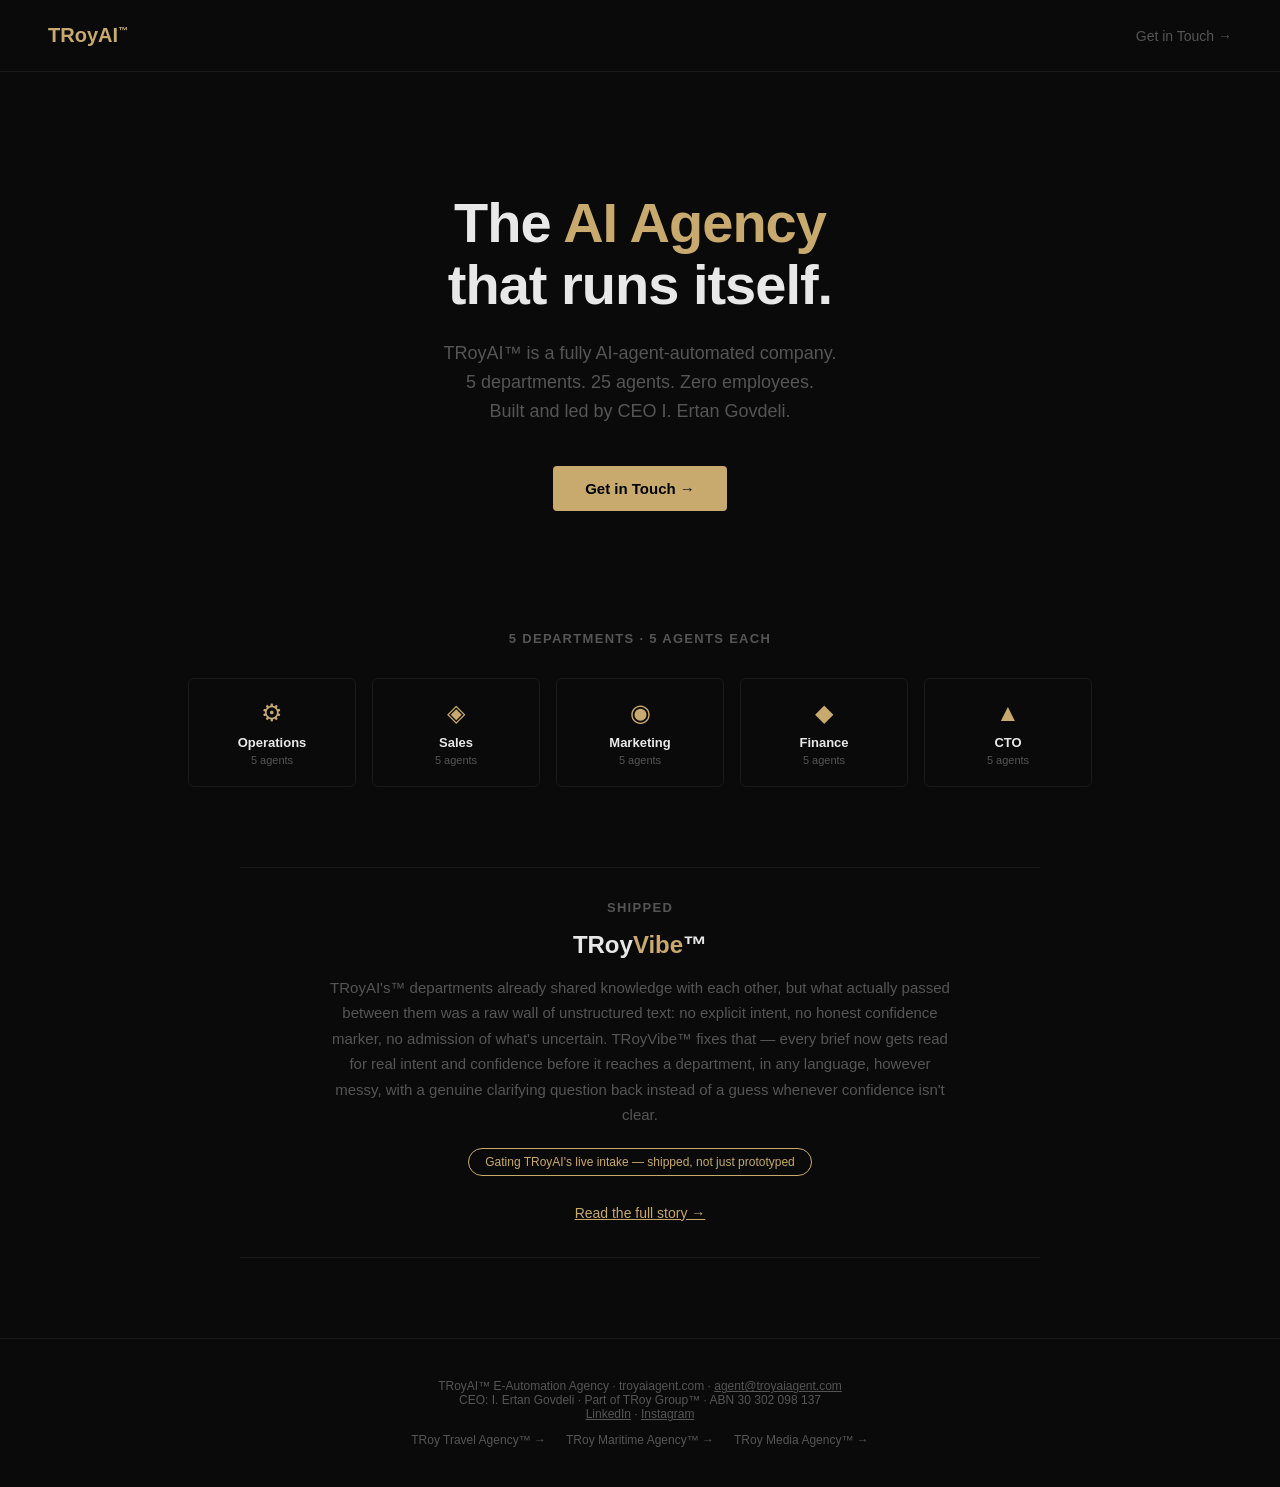
<file: site/index.html>
<!DOCTYPE html>
<html lang="en">
<head>
  <meta charset="UTF-8" />
  <meta name="viewport" content="width=device-width, initial-scale=1.0" />
  <title>TRoyAI™ — The AI E-Automation Agency</title>
  <style>
    :root {
      --bg: #0a0a0a;
      --accent: #c8a96e;
      --text: #e8e8e8;
      --muted: #555;
      --border: #1a1a1a;
    }
    * { box-sizing: border-box; margin: 0; padding: 0; }
    body { background: var(--bg); color: var(--text); font-family: "Helvetica Neue", sans-serif; }

    nav {
      display: flex;
      justify-content: space-between;
      align-items: center;
      padding: 24px 48px;
      border-bottom: 1px solid var(--border);
    }
    .nav-logo { font-size: 20px; font-weight: 700; color: var(--accent); }
    .nav-logo sup { font-size: 10px; }
    .nav-link { color: var(--muted); font-size: 14px; text-decoration: none; }
    .nav-link:hover { color: var(--text); }

    .hero {
      max-width: 800px;
      margin: 120px auto;
      padding: 0 48px;
      text-align: center;
    }
    .hero h1 { font-size: 56px; font-weight: 700; line-height: 1.1; letter-spacing: -1px; }
    .hero h1 span { color: var(--accent); }
    .hero p { font-size: 18px; color: var(--muted); margin: 24px 0 40px; line-height: 1.6; }
    .cta {
      display: inline-block;
      background: var(--accent);
      color: #000;
      padding: 14px 32px;
      border-radius: 4px;
      font-weight: 600;
      font-size: 15px;
      text-decoration: none;
    }

    .depts {
      max-width: 1000px;
      margin: 80px auto;
      padding: 0 48px;
    }
    .depts h2 { font-size: 13px; color: var(--muted); text-transform: uppercase; letter-spacing: 0.1em; margin-bottom: 32px; text-align: center; }
    .dept-grid { display: grid; grid-template-columns: repeat(5, 1fr); gap: 16px; }
    .dept-box {
      border: 1px solid var(--border);
      border-radius: 6px;
      padding: 20px;
      text-align: center;
    }
    .dept-box .icon { font-size: 24px; margin-bottom: 8px; color: var(--accent); }
    .dept-box .name { font-size: 13px; font-weight: 600; }
    .dept-box .count { font-size: 11px; color: var(--muted); margin-top: 4px; }

    .vibe {
      max-width: 800px;
      margin: 80px auto;
      padding: 32px 48px;
      border-top: 1px solid var(--border);
      border-bottom: 1px solid var(--border);
      text-align: center;
    }
    .vibe h2 { font-size: 13px; color: var(--muted); text-transform: uppercase; letter-spacing: 0.1em; margin-bottom: 16px; }
    .vibe h3 { font-size: 24px; font-weight: 700; margin-bottom: 16px; }
    .vibe h3 span { color: var(--accent); }
    .vibe p { font-size: 15px; color: var(--muted); line-height: 1.7; max-width: 620px; margin: 0 auto; }
    .vibe .status {
      display: inline-block;
      margin-top: 20px;
      font-size: 12px;
      color: var(--accent);
      border: 1px solid var(--accent);
      border-radius: 999px;
      padding: 6px 16px;
    }

    footer {
      text-align: center;
      padding: 40px;
      color: var(--muted);
      font-size: 12px;
      border-top: 1px solid var(--border);
      margin-top: 80px;
    }

    @media (max-width: 700px) {
      .hero h1 { font-size: 36px; }
      .dept-grid { grid-template-columns: repeat(2, 1fr); }
      nav { padding: 16px 24px; }
      .hero, .depts { padding: 0 24px; }
    }
  </style>
</head>
<body>
  <nav>
    <a href="/" style="text-decoration: none; color: inherit;"><div class="nav-logo">TRoyAI<sup>™</sup></div></a>
    <a class="nav-link" href="mailto:agent@troyaiagent.com">Get in Touch →</a>
  </nav>

  <section class="hero">
    <h1>The <span>AI Agency</span><br />that runs itself.</h1>
    <p>
      TRoyAI™ is a fully AI-agent-automated company.<br />
      5 departments. 25 agents. Zero employees.<br />
      Built and led by CEO I. Ertan Govdeli.
    </p>
    <a class="cta" href="mailto:agent@troyaiagent.com">Get in Touch →</a>
  </section>

  <section class="depts">
    <h2>5 Departments · 5 Agents Each</h2>
    <div class="dept-grid">
      <div class="dept-box">
        <div class="icon">⚙</div>
        <div class="name">Operations</div>
        <div class="count">5 agents</div>
      </div>
      <div class="dept-box">
        <div class="icon">◈</div>
        <div class="name">Sales</div>
        <div class="count">5 agents</div>
      </div>
      <div class="dept-box">
        <div class="icon">◉</div>
        <div class="name">Marketing</div>
        <div class="count">5 agents</div>
      </div>
      <div class="dept-box">
        <div class="icon">◆</div>
        <div class="name">Finance</div>
        <div class="count">5 agents</div>
      </div>
      <div class="dept-box">
        <div class="icon">▲</div>
        <div class="name">CTO</div>
        <div class="count">5 agents</div>
      </div>
    </div>
  </section>

  <section class="vibe">
    <h2>Shipped</h2>
    <h3>TRoy<span>Vibe</span>™</h3>
    <p>
      TRoyAI's™ departments already shared knowledge with each other, but what actually passed between them was a raw wall of unstructured text: no explicit intent, no honest confidence marker, no admission of what's uncertain.
      TRoyVibe™ fixes that — every brief now gets read for real intent and confidence before it reaches a department, in any language, however messy, with a genuine clarifying question back instead of a guess whenever confidence isn't clear.
    </p>
    <div class="status">Gating TRoyAI's live intake — shipped, not just prototyped</div>
    <p style="margin-top: 24px;"><a href="/story" style="color: var(--accent); font-size: 14px;">Read the full story →</a></p>
  </section>

  <footer>
    TRoyAI™ E-Automation Agency · troyaiagent.com · <a href="mailto:agent@troyaiagent.com" style="color: inherit;">agent@troyaiagent.com</a><br />
    CEO: I. Ertan Govdeli · Part of TRoy Group™ · ABN 30 302 098 137<br />
    <a href="https://www.linkedin.com/in/troyaiagent/" target="_blank" rel="noopener" style="color: inherit;">LinkedIn</a> · <a href="https://www.instagram.com/troyaiagent/" target="_blank" rel="noopener" style="color: inherit;">Instagram</a><br />
    <div style="margin-top: 12px; display: flex; gap: 20px; justify-content: center; flex-wrap: wrap;">
      <a href="https://troytravelagency.com" target="_blank" rel="noopener" style="color: inherit; text-decoration: none;">TRoy Travel Agency™ →</a>
      <a href="https://troymaritime.com" target="_blank" rel="noopener" style="color: inherit; text-decoration: none;">TRoy Maritime Agency™ →</a>
      <a href="https://troymediagency.com" target="_blank" rel="noopener" style="color: inherit; text-decoration: none;">TRoy Media Agency™ →</a>
    </div>
  </footer>
</body>
</html>
</file>
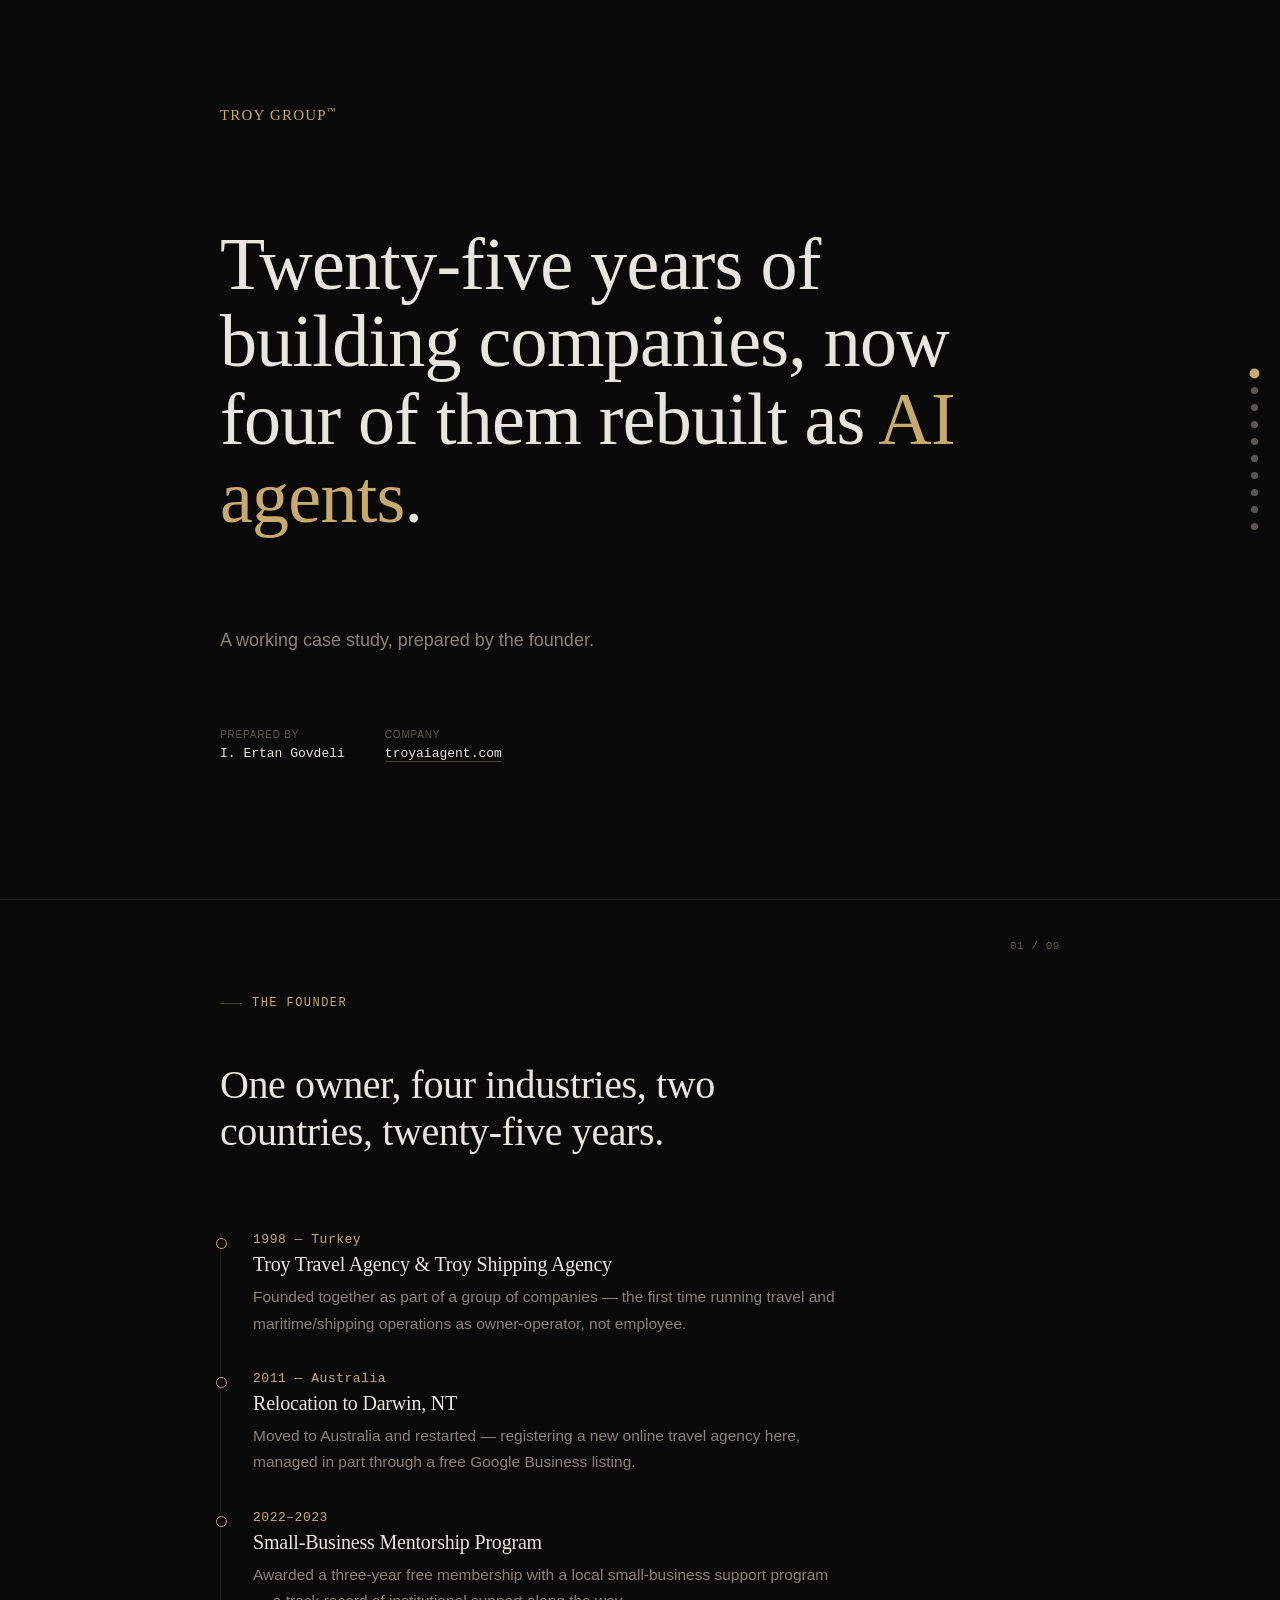
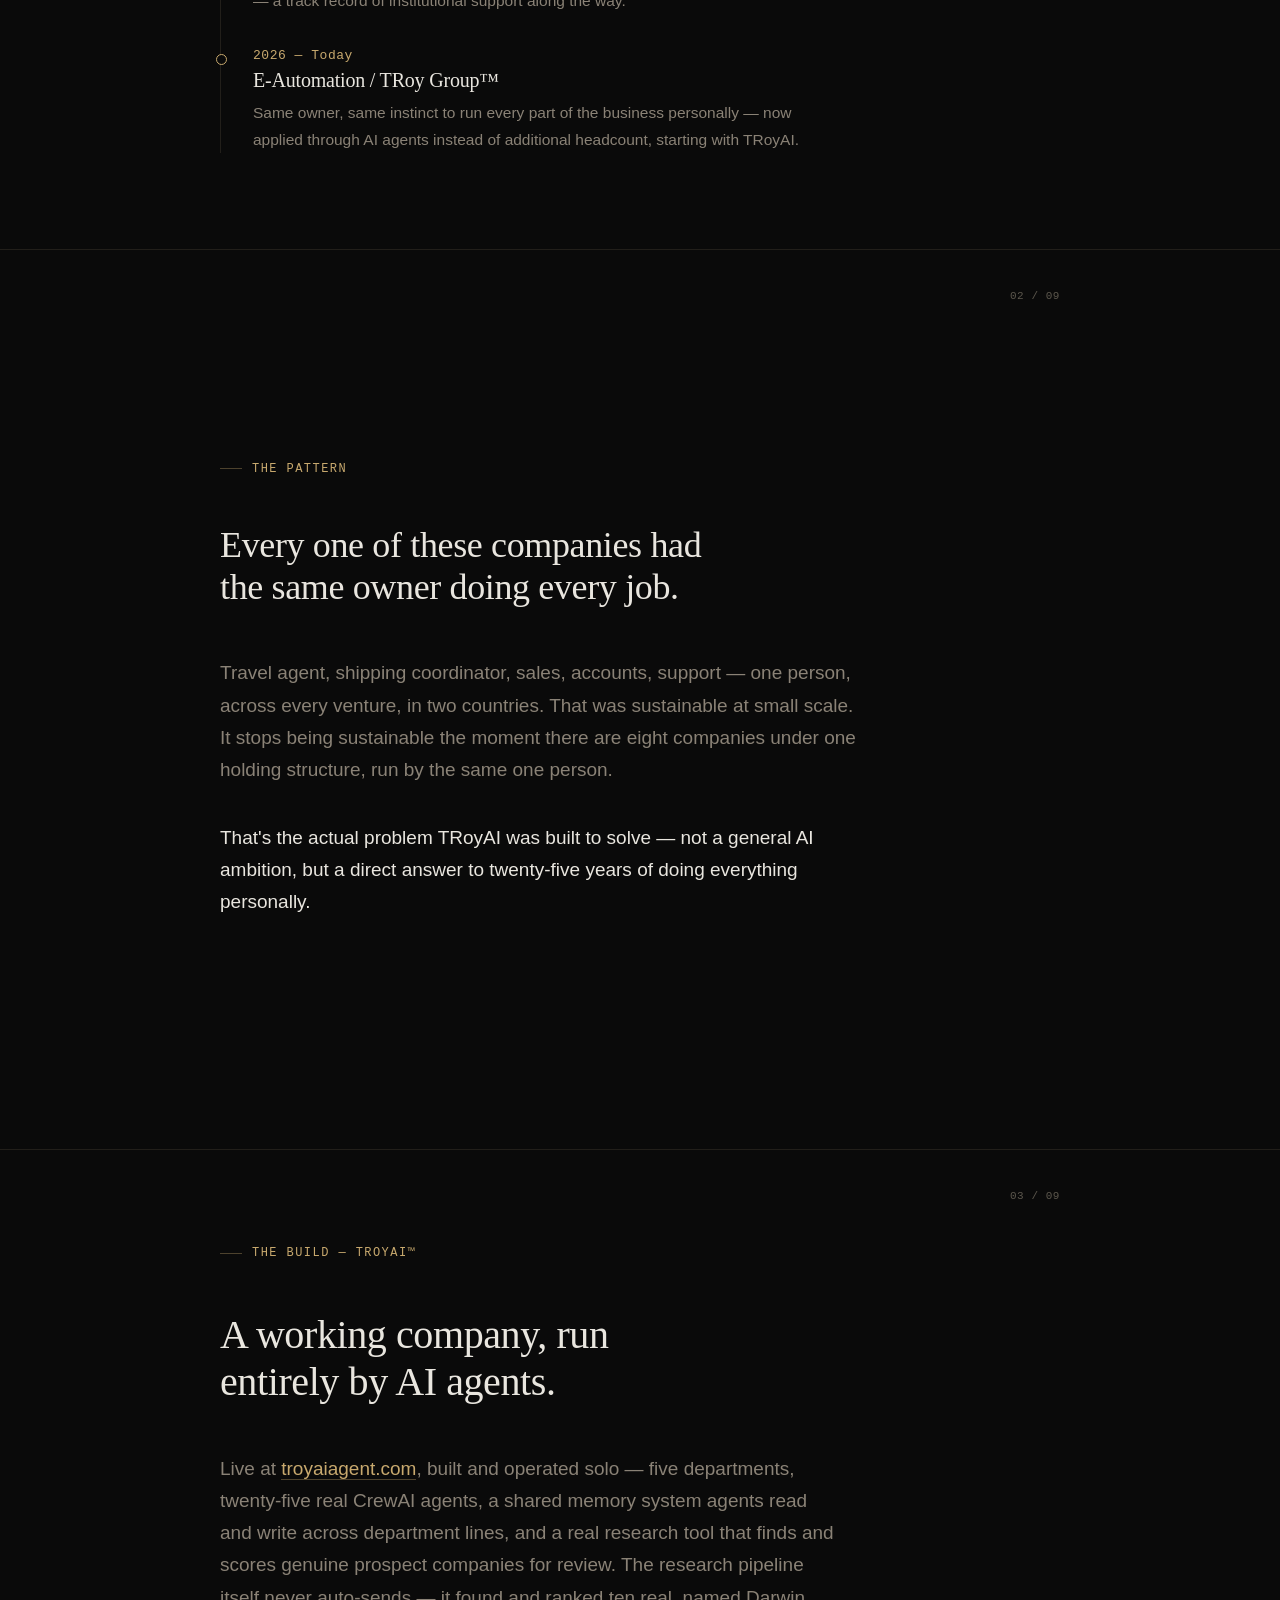
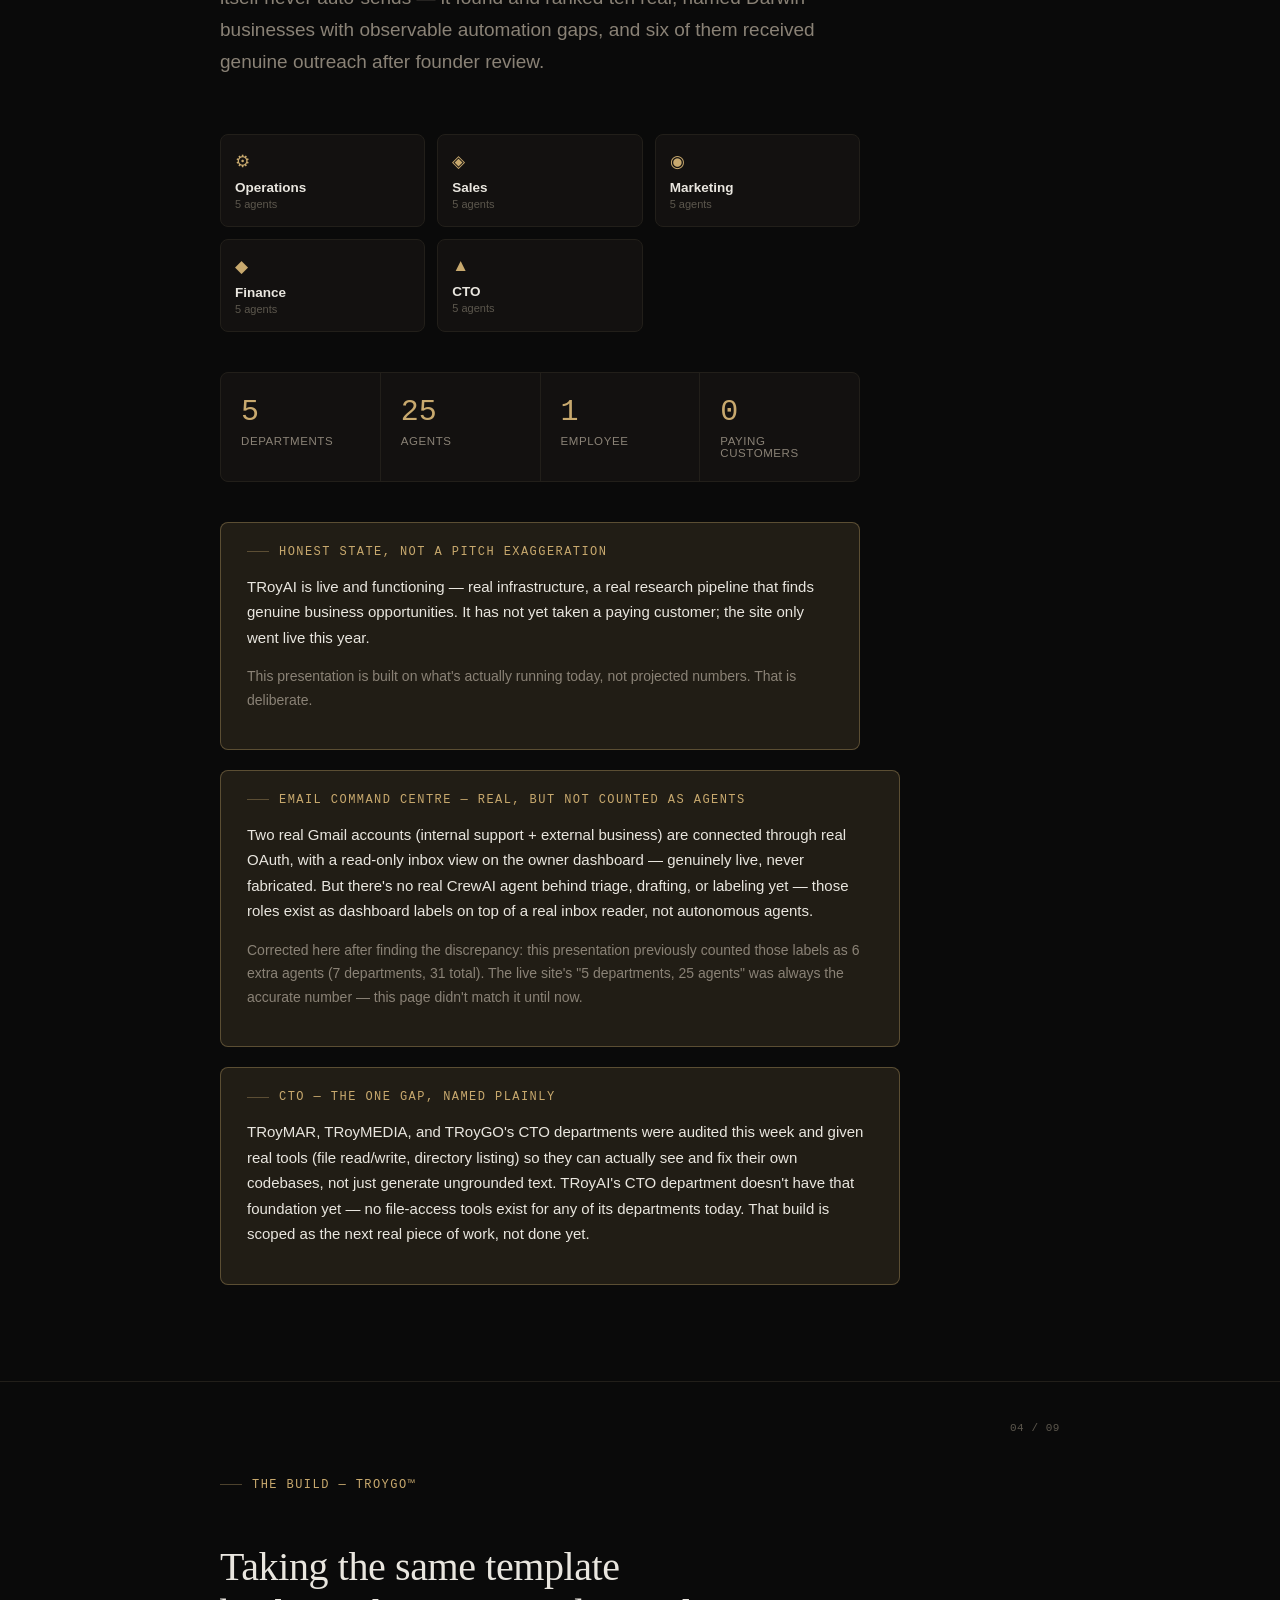
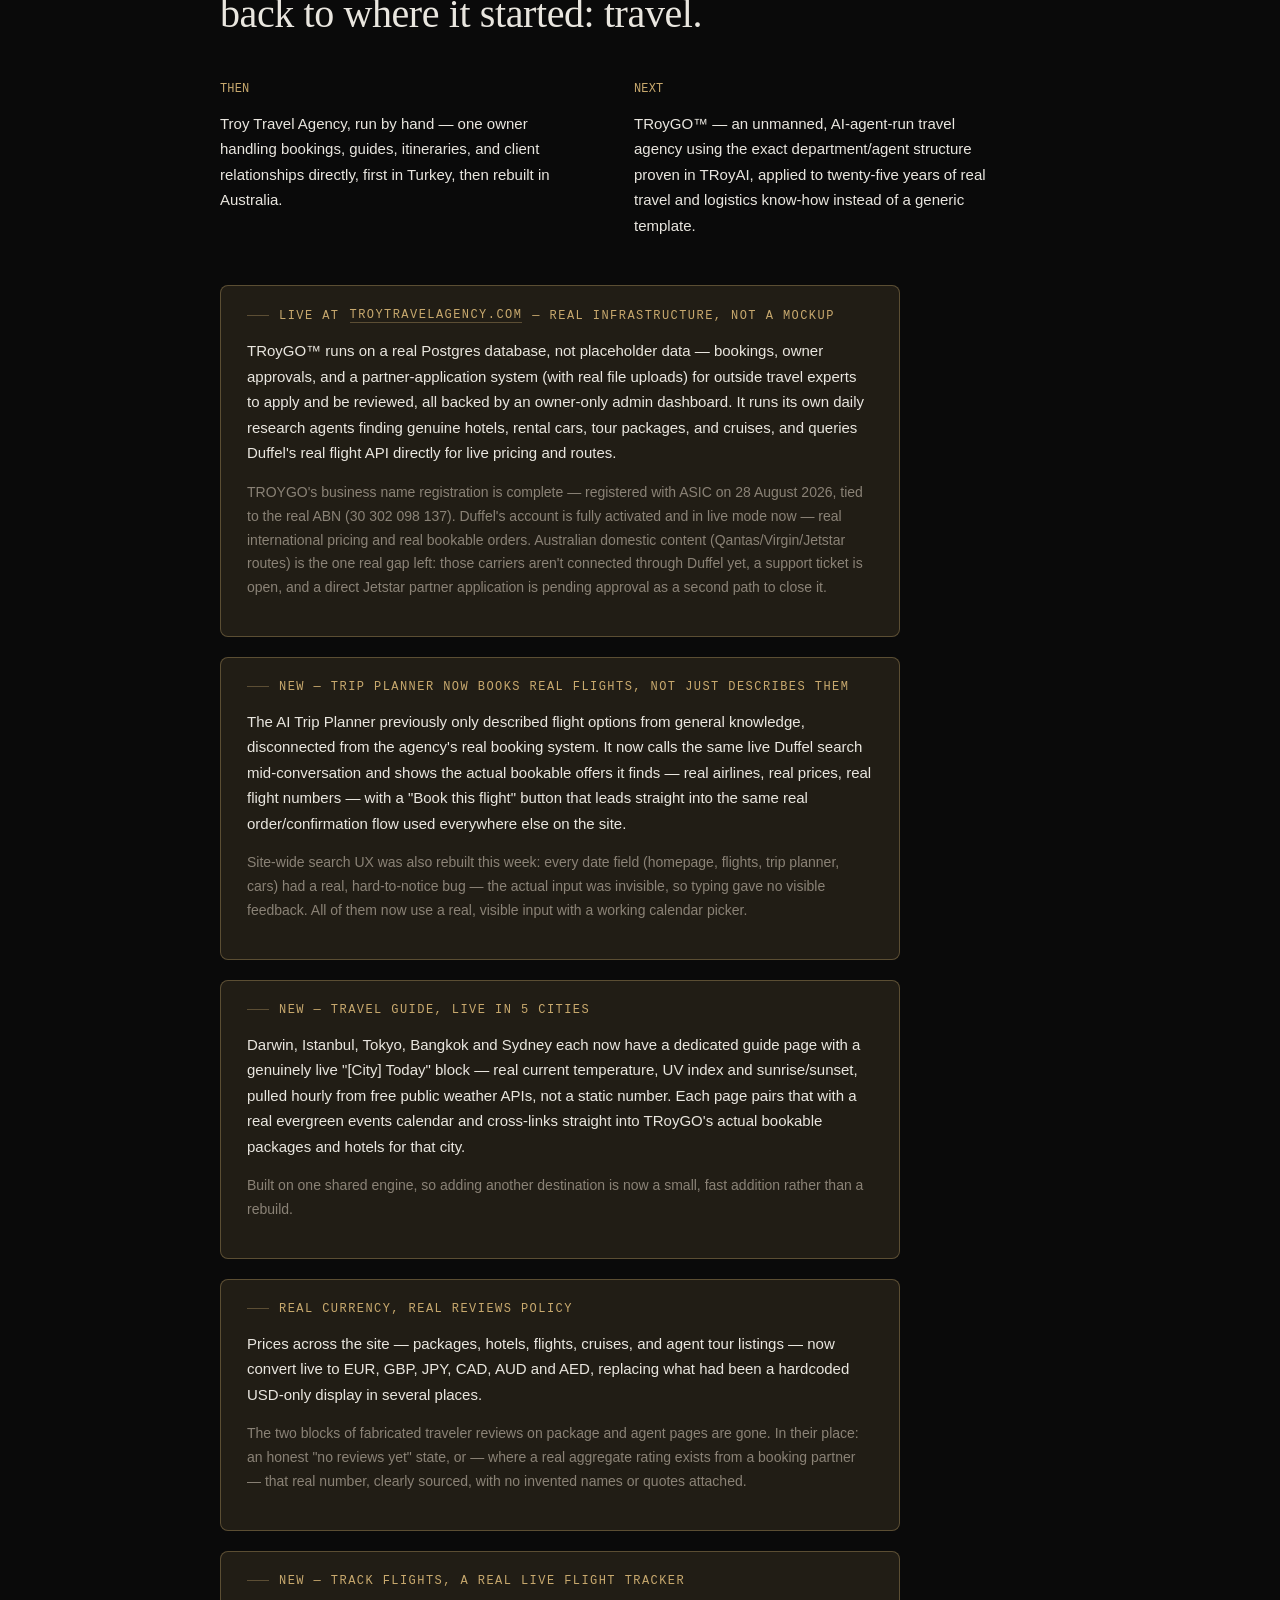
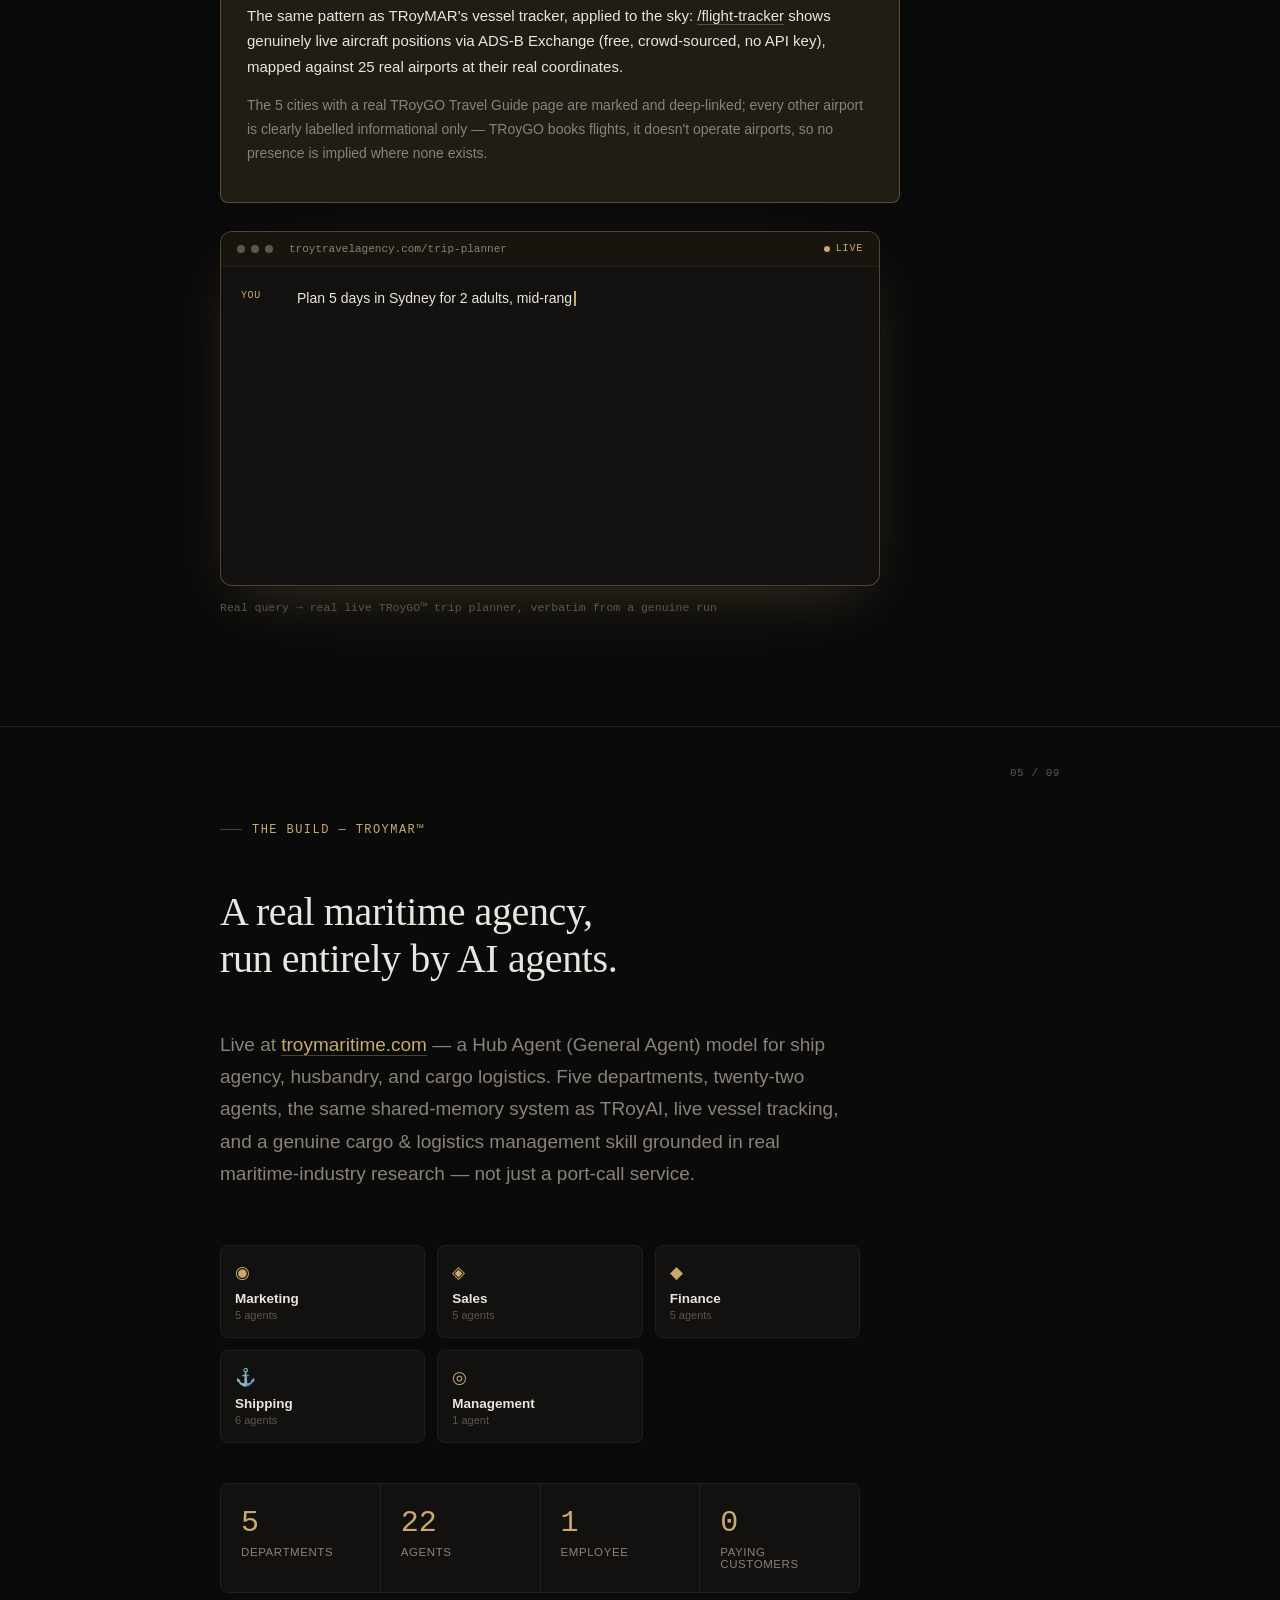
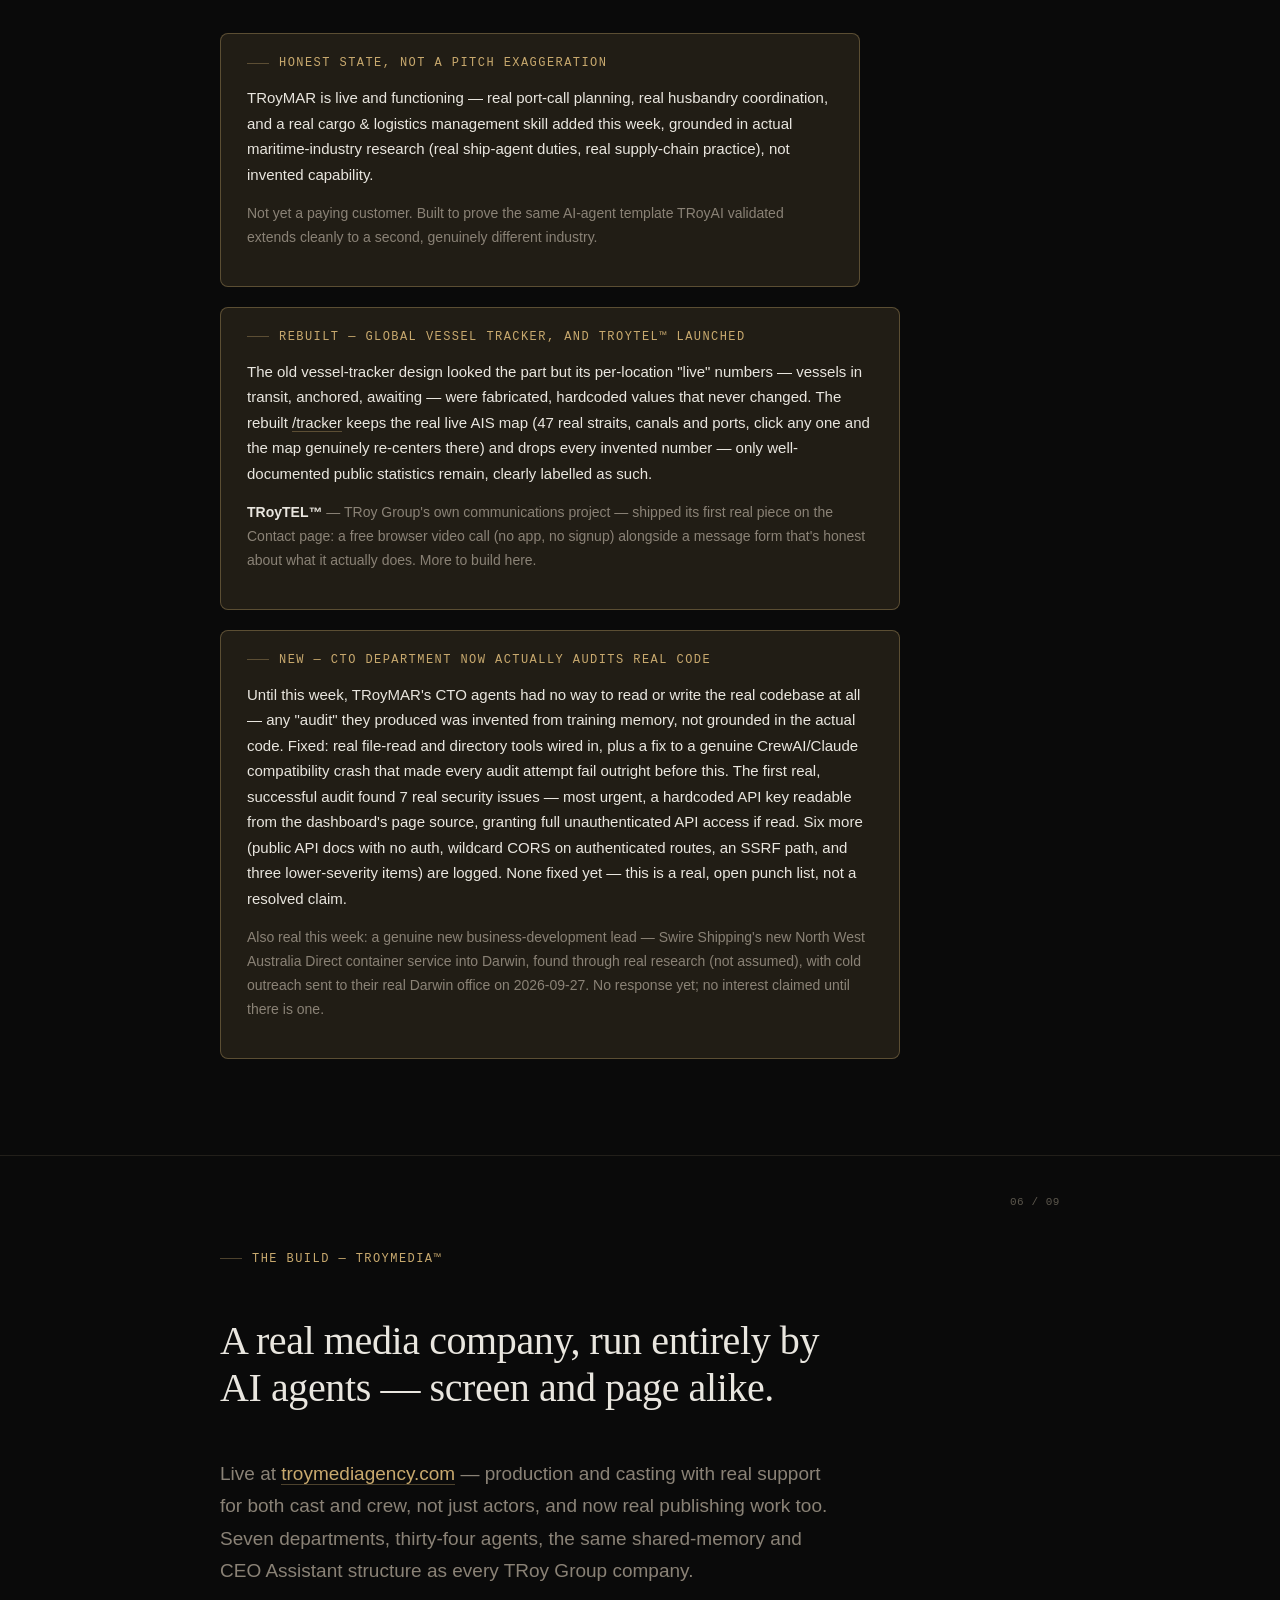
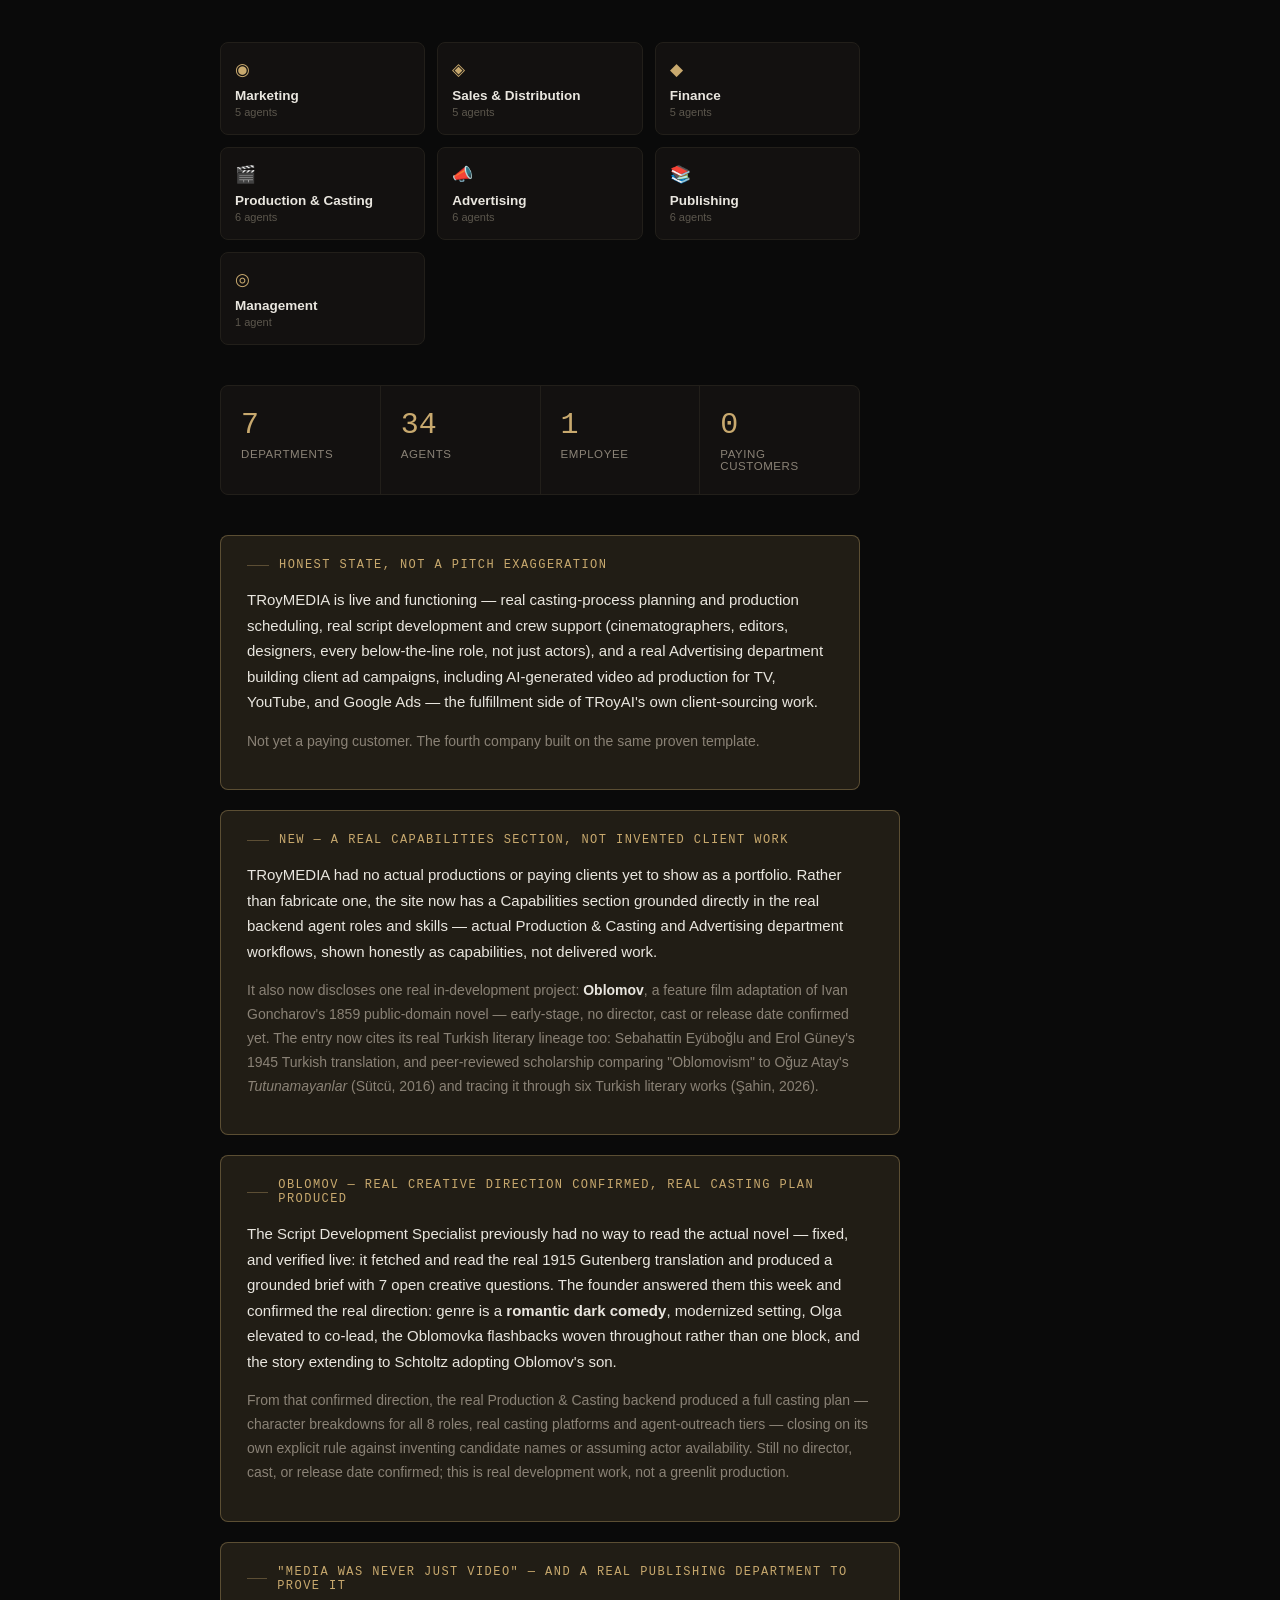
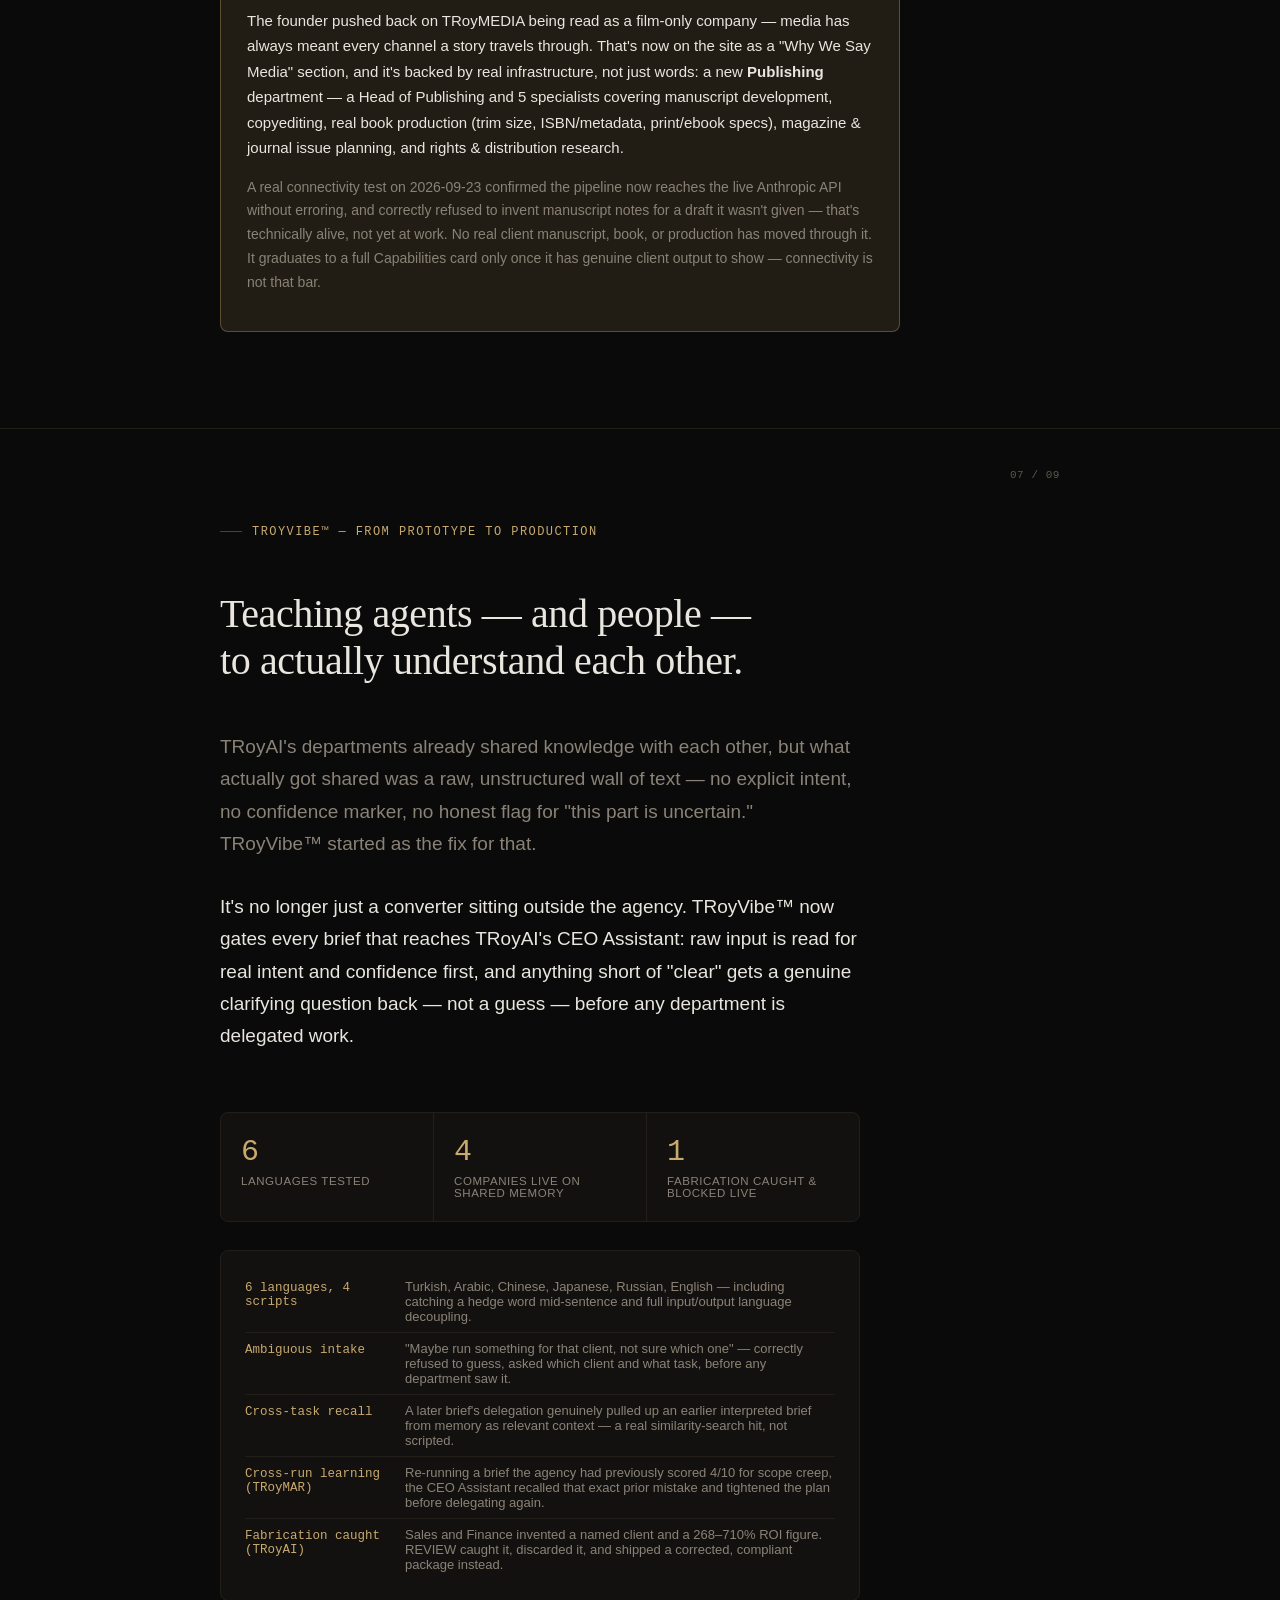
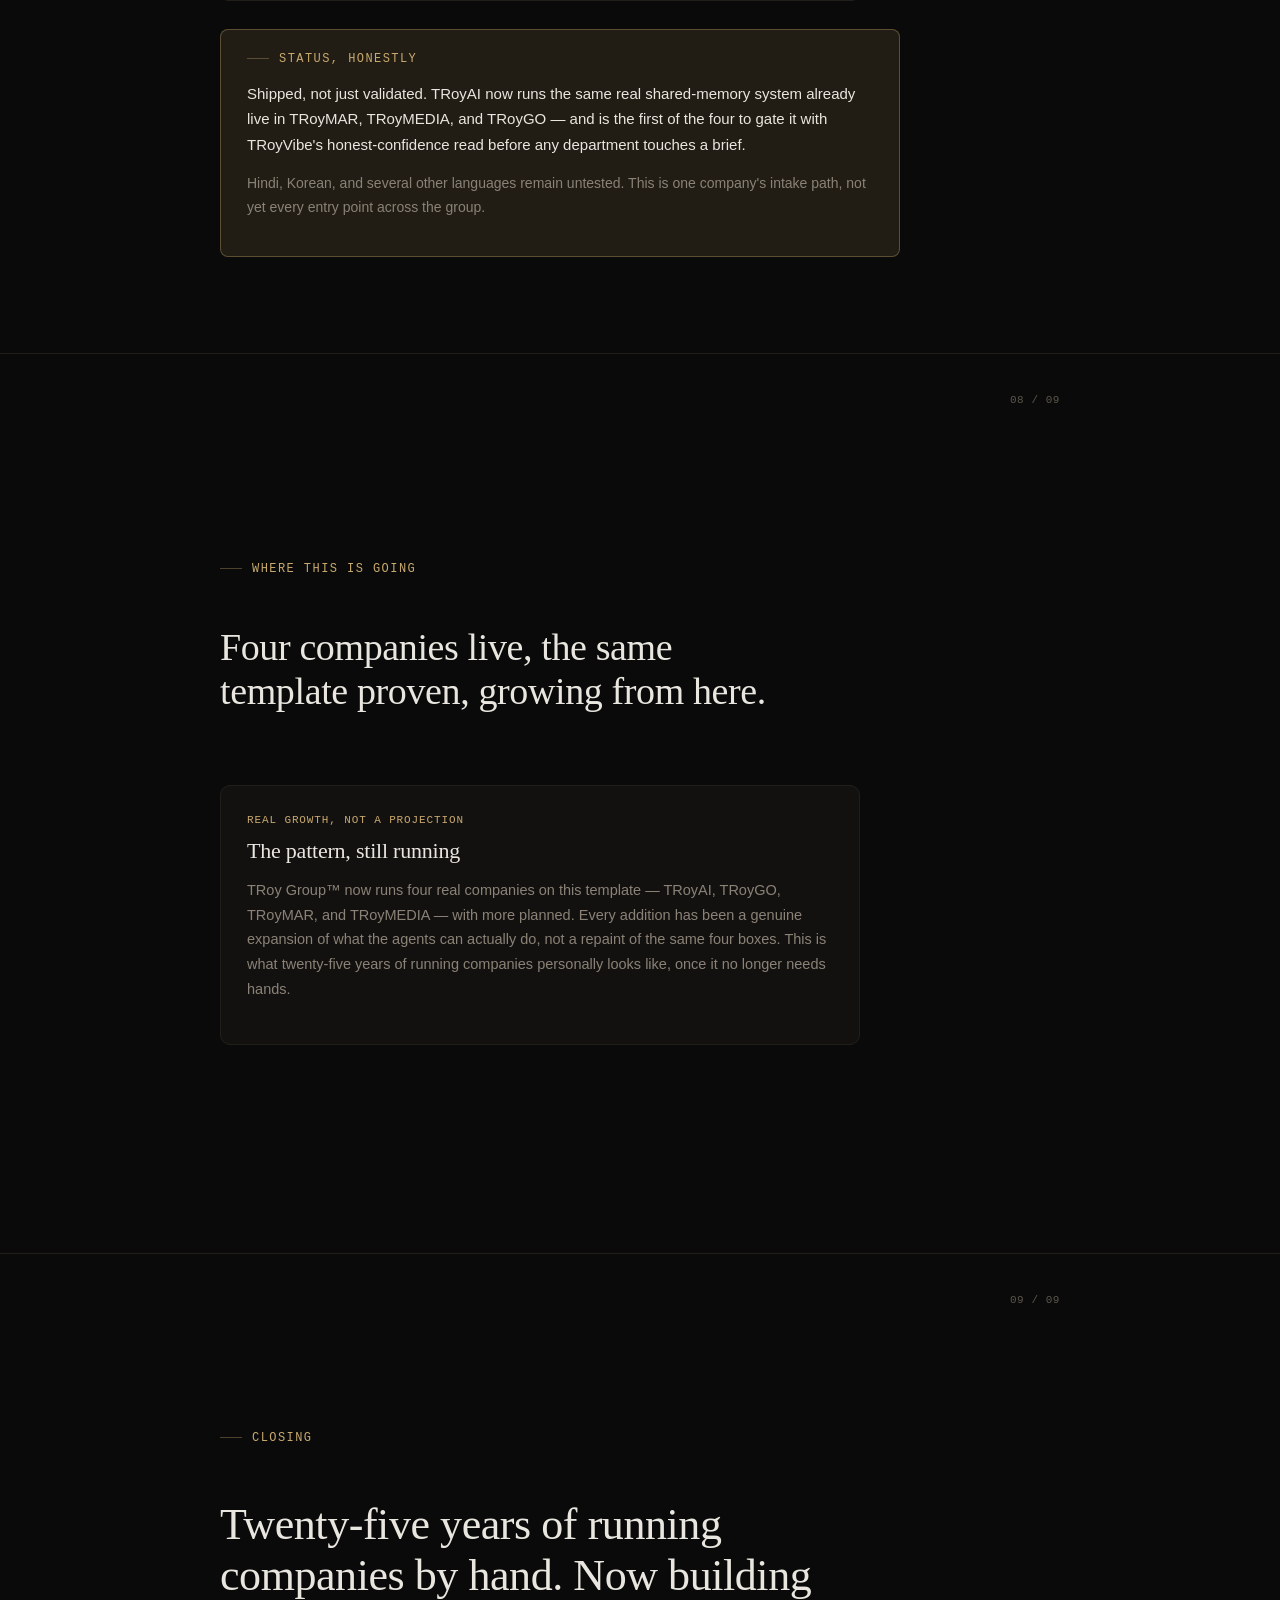
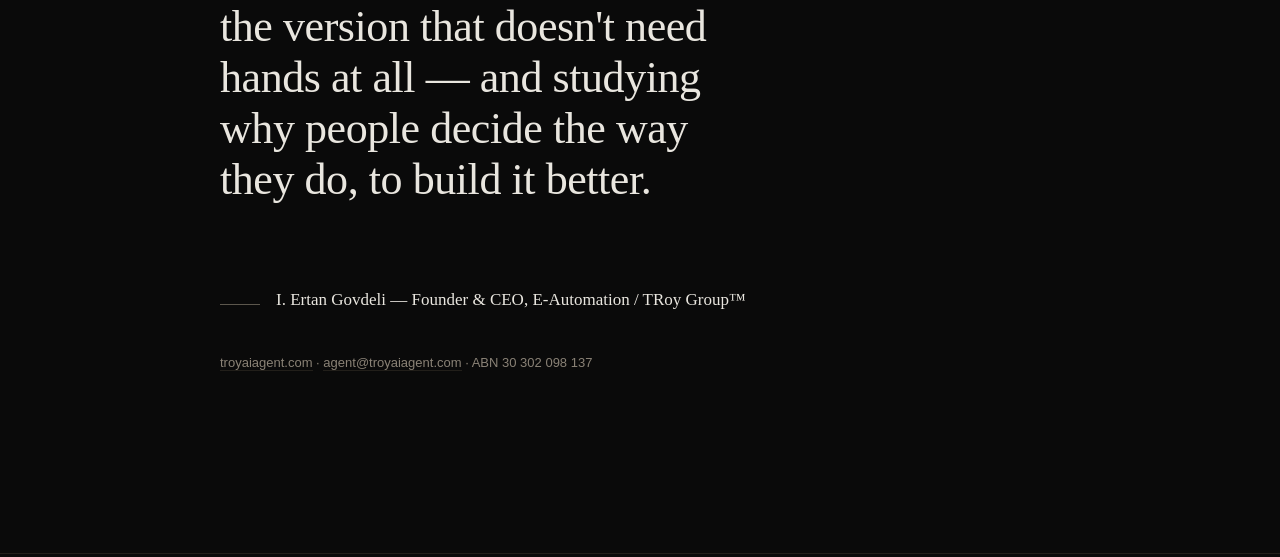
<file: site/presentation/index.html>
<!doctype html><html><head><meta charset=utf8><meta name=viewport content="width=device-width,initial-scale=1"><style>:root{color-scheme:light}body{margin:0;padding:0;font:14px -apple-system,BlinkMacSystemFont,sans-serif;background:#faf9f5;color:#141413}img{max-width:100%}[hidden]:not([hidden=until-found i]){display:none!important}</style></head><body>

<title>TRoyAI™ — Company Presentation</title>
<style>
  :root {
    --bg: #0a0a0a;
    --surface: #131110;
    --surface-raised: #18150f;
    --border: #221f1a;
    --accent: #c8a96e;
    --accent-soft: rgba(200, 169, 110, 0.12);
    --accent-line: rgba(200, 169, 110, 0.35);
    --text: #e9e6df;
    --muted: #8a8276;
    --muted-dim: #5c574d;
  }

  * { box-sizing: border-box; }

  html { scroll-behavior: smooth; }

  body {
    margin: 0;
    background: var(--bg);
    color: var(--text);
    font-family: -apple-system, "Segoe UI", Roboto, "Helvetica Neue", sans-serif;
    -webkit-font-smoothing: antialiased;
    overflow-x: hidden;
  }

  h1, h2, h3, .display {
    font-family: Georgia, "Iowan Old Style", "Palatino Linotype", Palatino, serif;
    font-weight: 400;
    text-wrap: balance;
    letter-spacing: -0.01em;
  }

  .mono {
    font-family: ui-monospace, "SF Mono", "Cascadia Code", Consolas, monospace;
    font-variant-numeric: tabular-nums;
  }

  section {
    min-height: 100vh;
    display: flex;
    flex-direction: column;
    justify-content: center;
    padding: 96px max(24px, calc(50% - 420px));
    border-bottom: 1px solid var(--border);
    position: relative;
  }

  .eyebrow {
    font-family: ui-monospace, "SF Mono", Consolas, monospace;
    font-size: 12px;
    letter-spacing: 0.12em;
    text-transform: uppercase;
    color: var(--accent);
    margin-bottom: 18px;
    display: flex;
    align-items: center;
    gap: 10px;
  }

  .eyebrow::before {
    content: "";
    width: 22px;
    height: 1px;
    background: var(--accent-line);
  }

  p { line-height: 1.7; color: var(--text); max-width: 640px; }
  .lede { font-size: 19px; color: var(--text); }
  .muted { color: var(--muted); }

  a { color: var(--accent); }

  /* ---------- progress rail ---------- */
  .rail {
    position: fixed;
    right: 22px;
    top: 50%;
    transform: translateY(-50%);
    display: flex;
    flex-direction: column;
    gap: 10px;
    z-index: 50;
  }
  .rail a {
    width: 7px;
    height: 7px;
    border-radius: 50%;
    background: var(--muted-dim);
    display: block;
    transition: background 0.25s, transform 0.25s;
  }
  .rail a.active { background: var(--accent); transform: scale(1.4); }
  @media (max-width: 720px) { .rail { display: none; } }

  /* ---------- cover ---------- */
  .cover { justify-content: center; align-items: flex-start; padding-top: 64px; }
  .cover .wordmark {
    font-family: Georgia, serif;
    font-size: 15px;
    letter-spacing: 0.08em;
    color: var(--accent);
    margin-bottom: 40px;
  }
  .cover .wordmark sup { font-size: 9px; }
  .cover h1 {
    font-size: clamp(40px, 6.4vw, 74px);
    line-height: 1.05;
    max-width: 780px;
  }
  .cover h1 em { color: var(--accent); font-style: normal; }
  .cover .sub {
    margin-top: 28px;
    font-size: 18px;
    color: var(--muted);
    max-width: 560px;
    line-height: 1.6;
  }
  .cover .meta {
    margin-top: 56px;
    display: flex;
    gap: 40px;
    flex-wrap: wrap;
  }
  .cover .meta div { font-size: 13px; }
  .cover .meta .k { color: var(--muted-dim); text-transform: uppercase; letter-spacing: 0.08em; font-size: 10px; margin-bottom: 6px; }
  .cover .meta .v { color: var(--text); font-family: ui-monospace, monospace; }

  /* ---------- timeline (founder) ---------- */
  .timeline {
    margin-top: 44px;
    border-left: 1px solid var(--border);
    padding-left: 32px;
    display: flex;
    flex-direction: column;
    gap: 34px;
    max-width: 620px;
  }
  .tl-item { position: relative; }
  .tl-item::before {
    content: "";
    position: absolute;
    left: -37px;
    top: 6px;
    width: 9px;
    height: 9px;
    border-radius: 50%;
    background: var(--bg);
    border: 1.5px solid var(--accent);
  }
  .tl-year {
    font-family: ui-monospace, monospace;
    font-size: 13px;
    color: var(--accent);
    letter-spacing: 0.04em;
    margin-bottom: 6px;
  }
  .tl-item h3 { font-size: 20px; margin: 0 0 8px; }
  .tl-item p { font-size: 15.5px; color: var(--muted); margin: 0; }

  /* ---------- stat row ---------- */
  .stat-row {
    display: grid;
    grid-template-columns: repeat(auto-fit, minmax(130px, 1fr));
    gap: 1px;
    background: var(--border);
    border: 1px solid var(--border);
    border-radius: 8px;
    overflow: hidden;
    margin-top: 40px;
    max-width: 640px;
  }
  .stat-cell { background: var(--surface); padding: 22px 20px; }
  .stat-cell .num { font-family: ui-monospace, monospace; font-size: 30px; color: var(--accent); font-variant-numeric: tabular-nums; }
  .stat-cell .label { font-size: 11.5px; color: var(--muted); margin-top: 6px; text-transform: uppercase; letter-spacing: 0.05em; }

  /* ---------- dept grid ---------- */
  .dept-grid {
    display: grid;
    grid-template-columns: repeat(3, 1fr);
    gap: 12px;
    margin-top: 36px;
    max-width: 640px;
  }
  .dept-card {
    border: 1px solid var(--border);
    background: var(--surface);
    border-radius: 8px;
    padding: 16px 14px;
  }
  .dept-card .icon { color: var(--accent); font-size: 17px; margin-bottom: 8px; display: block; }
  .dept-card .name { font-size: 13.5px; font-weight: 600; }
  .dept-card .n { font-size: 11px; color: var(--muted-dim); margin-top: 3px; }
  @media (max-width: 560px) { .dept-grid { grid-template-columns: repeat(2, 1fr); } }

  /* ---------- honesty box ---------- */
  .honest-box {
    margin-top: 40px;
    max-width: 640px;
    border: 1px solid var(--accent-line);
    background: var(--accent-soft);
    border-radius: 8px;
    padding: 22px 26px;
  }
  .honest-box .eyebrow { margin-bottom: 10px; }
  .honest-box p { color: var(--text); font-size: 15px; max-width: none; }
  .honest-box p + p { margin-top: 10px; color: var(--muted); font-size: 14px; }

  /* ---------- two column ---------- */
  .two-col {
    display: grid;
    grid-template-columns: 1fr 1fr;
    gap: 48px;
    max-width: 780px;
    margin-top: 12px;
  }
  @media (max-width: 700px) { .two-col { grid-template-columns: 1fr; gap: 28px; } }
  .two-col h3 { font-size: 16px; color: var(--accent); font-family: ui-monospace, monospace; letter-spacing: 0.01em; margin: 0 0 12px; text-transform: uppercase; font-size: 12px; }
  .two-col p { font-size: 15px; }

  /* ---------- pill list ---------- */
  .pill-list { display: flex; flex-wrap: wrap; gap: 8px; margin-top: 22px; max-width: 640px; }
  .pill {
    border: 1px solid var(--border);
    color: var(--muted);
    font-size: 12.5px;
    padding: 7px 14px;
    border-radius: 999px;
    font-family: ui-monospace, monospace;
  }
  .pill.on { border-color: var(--accent-line); color: var(--accent); background: var(--accent-soft); }

  /* ---------- growth cards ---------- */
  .ask-grid {
    display: grid;
    grid-template-columns: 1fr 1fr;
    gap: 18px;
    margin-top: 40px;
    max-width: 720px;
  }
  @media (max-width: 700px) { .ask-grid { grid-template-columns: 1fr; } }
  .ask-card {
    border: 1px solid var(--border);
    background: var(--surface);
    border-radius: 10px;
    padding: 28px 26px;
  }
  .ask-card .tag { font-family: ui-monospace, monospace; font-size: 11px; color: var(--accent); text-transform: uppercase; letter-spacing: 0.08em; }
  .ask-card h3 { font-size: 22px; margin: 12px 0 10px; }
  .ask-card p { font-size: 14.5px; color: var(--muted); }

  /* ---------- closing ---------- */
  .closing { text-align: left; }
  .closing .sign {
    margin-top: 48px;
    display: flex;
    align-items: baseline;
    gap: 16px;
    font-family: Georgia, serif;
    font-size: 17px;
    color: var(--text);
  }
  .closing .sign .line { width: 40px; height: 1px; background: var(--muted-dim); }
  .closing .contact { margin-top: 40px; font-size: 13px; color: var(--muted); line-height: 2; }
  .closing .contact a { color: var(--muted); text-decoration: none; border-bottom: 1px solid var(--border); }
  .closing .contact a:hover { color: var(--accent); border-color: var(--accent-line); }

  .fade-in { opacity: 0; transform: translateY(14px); transition: opacity 0.7s ease, transform 0.7s ease; }
  .fade-in.shown { opacity: 1; transform: translateY(0); }

  @media (prefers-reduced-motion: reduce) {
    html { scroll-behavior: auto; }
    .fade-in { transition: none; opacity: 1; transform: none; }
  }

  .section-num {
    position: absolute;
    top: 40px;
    right: max(24px, calc(50% - 420px));
    font-family: ui-monospace, monospace;
    font-size: 11px;
    color: var(--muted-dim);
    letter-spacing: 0.05em;
  }

  /* ---------- trip planner demo ---------- */
  .demo-window {
    margin-top: 28px;
    max-width: 660px;
    border: 1px solid var(--accent-line);
    background: var(--surface);
    border-radius: 12px;
    overflow: hidden;
    box-shadow: 0 0 0 1px rgba(0,0,0,0.2), 0 24px 60px -20px rgba(200, 169, 110, 0.25);
  }
  .demo-chrome {
    display: flex;
    align-items: center;
    gap: 6px;
    padding: 11px 16px;
    border-bottom: 1px solid var(--border);
    background: var(--surface-raised);
  }
  .demo-chrome .dot { width: 8px; height: 8px; border-radius: 50%; background: var(--muted-dim); }
  .demo-chrome .url {
    margin-left: 10px;
    font-family: ui-monospace, monospace;
    font-size: 11px;
    color: var(--muted);
  }
  .demo-live {
    margin-left: auto;
    display: flex;
    align-items: center;
    gap: 6px;
    font-family: ui-monospace, monospace;
    font-size: 10px;
    letter-spacing: 0.08em;
    color: var(--accent);
  }
  .demo-live .pulse {
    width: 6px;
    height: 6px;
    border-radius: 50%;
    background: var(--accent);
    box-shadow: 0 0 0 0 rgba(200, 169, 110, 0.6);
    animation: pulse 1.8s ease-out infinite;
  }
  @keyframes pulse {
    0% { box-shadow: 0 0 0 0 rgba(200, 169, 110, 0.55); }
    70% { box-shadow: 0 0 0 7px rgba(200, 169, 110, 0); }
    100% { box-shadow: 0 0 0 0 rgba(200, 169, 110, 0); }
  }
  .demo-body { padding: 20px 20px 24px; min-height: 190px; }
  .demo-line {
    display: flex;
    gap: 10px;
    align-items: flex-start;
    margin-bottom: 14px;
  }
  .demo-line .who {
    font-family: ui-monospace, monospace;
    font-size: 10px;
    letter-spacing: 0.06em;
    color: var(--muted-dim);
    padding-top: 3px;
    width: 46px;
    flex-shrink: 0;
    text-transform: uppercase;
  }
  .demo-query .who { color: var(--accent); }
  .demo-text {
    font-size: 14px;
    color: var(--text);
    line-height: 1.6;
  }
  .demo-cursor {
    display: inline-block;
    width: 2px;
    height: 15px;
    background: var(--accent);
    margin-left: 2px;
    vertical-align: text-bottom;
    animation: blink 0.9s step-end infinite;
  }
  @keyframes blink { 50% { opacity: 0; } }

  .demo-typing {
    display: flex;
    gap: 4px;
    align-items: center;
    height: 20px;
    opacity: 0;
    transition: opacity 0.3s ease;
  }
  .demo-typing.shown { opacity: 1; }
  .demo-typing span {
    width: 5px;
    height: 5px;
    border-radius: 50%;
    background: var(--muted);
    animation: bounce 1.1s ease-in-out infinite;
  }
  .demo-typing span:nth-child(2) { animation-delay: 0.15s; }
  .demo-typing span:nth-child(3) { animation-delay: 0.3s; }
  @keyframes bounce { 0%, 60%, 100% { transform: translateY(0); opacity: 0.5; } 30% { transform: translateY(-4px); opacity: 1; } }

  .demo-reply {
    opacity: 0;
    transform: translateY(8px);
    transition: opacity 0.5s ease, transform 0.5s ease;
  }
  .demo-reply.shown { opacity: 1; transform: translateY(0); }
  .demo-reply > .demo-text { margin-bottom: 10px; }
  .demo-results { display: flex; flex-direction: column; gap: 7px; }
  .demo-result {
    display: flex;
    align-items: center;
    gap: 10px;
    padding: 9px 12px;
    border: 1px solid var(--border);
    border-radius: 8px;
    background: var(--surface-raised);
  }
  .demo-result .glyph { font-size: 15px; flex-shrink: 0; }
  .demo-result .info { flex: 1; min-width: 0; }
  .demo-result .name { font-size: 12.5px; color: var(--text); font-weight: 600; }
  .demo-result .meta { font-size: 11px; color: var(--muted); margin-top: 1px; }
  .demo-result .price { font-family: ui-monospace, monospace; font-size: 12.5px; color: var(--accent); flex-shrink: 0; text-align: right; }
  .demo-result .verified {
    font-size: 9px;
    font-family: ui-monospace, monospace;
    color: #7fae7a;
    letter-spacing: 0.04em;
  }
  .demo-caption {
    margin-top: 12px;
    font-size: 11.5px;
    color: var(--muted-dim);
    font-family: ui-monospace, monospace;
  }

  .demo-booking {
    margin-top: 12px;
    opacity: 0;
    transform: translateY(6px);
    transition: opacity 0.4s ease, transform 0.4s ease;
  }
  .demo-booking.shown { opacity: 1; transform: translateY(0); }
  .demo-book-btn {
    display: inline-flex;
    align-items: center;
    gap: 8px;
    padding: 9px 16px;
    border-radius: 8px;
    background: var(--accent);
    color: #1a1508;
    font-size: 12.5px;
    font-weight: 700;
    font-family: -apple-system, "Segoe UI", sans-serif;
    transition: opacity 0.3s ease, transform 0.3s ease;
  }
  .demo-book-btn.pressed { opacity: 0; transform: scale(0.96); position: absolute; pointer-events: none; }
  .demo-confirmed {
    display: none;
    align-items: center;
    gap: 8px;
    padding: 9px 14px;
    border-radius: 8px;
    border: 1px solid rgba(127, 174, 122, 0.35);
    background: rgba(127, 174, 122, 0.1);
    font-size: 12.5px;
    color: #a8cfa4;
    opacity: 0;
    transform: translateY(4px);
    transition: opacity 0.4s ease, transform 0.4s ease;
  }
  .demo-confirmed.shown { display: flex; opacity: 1; transform: translateY(0); }
  .demo-confirmed .check {
    width: 16px; height: 16px; border-radius: 50%;
    background: #7fae7a; color: #0a0a0a;
    display: flex; align-items: center; justify-content: center;
    font-size: 10px; font-weight: 900; flex-shrink: 0;
  }

  /* ---------- vibe evidence card (new) ---------- */
  .vibe-evidence {
    margin-top: 28px;
    max-width: 640px;
    border: 1px solid var(--border);
    background: var(--surface);
    border-radius: 8px;
    padding: 20px 24px;
  }
  .vibe-evidence .row { display: flex; gap: 10px; align-items: baseline; padding: 8px 0; border-bottom: 1px solid var(--border); }
  .vibe-evidence .row:last-child { border-bottom: none; }
  .vibe-evidence .row .lang { font-family: ui-monospace, monospace; font-size: 12.5px; color: var(--accent); width: 150px; flex-shrink: 0; }
  .vibe-evidence .row .note { font-size: 13px; color: var(--muted); }
</style>

<nav class="rail" aria-hidden="true">
  <a href="#s0"></a><a href="#s1"></a><a href="#s2"></a><a href="#s3"></a>
  <a href="#s4"></a><a href="#s5"></a><a href="#s6"></a><a href="#s7"></a>
  <a href="#s8"></a><a href="#s9"></a>
</nav>

<section id="s0" class="cover">
  <div class="wordmark">TROY GROUP<sup>™</sup></div>
  <h1>Twenty-five years of<br />building companies, now<br />four of them rebuilt as <em>AI agents</em>.</h1>
  <p class="sub">A working case study, prepared by the founder.</p>
  <div class="meta">
    <div><div class="k">Prepared by</div><div class="v">I. Ertan Govdeli</div></div>
    <div><div class="k">Company</div><div class="v"><a href="https://troyaiagent.com" target="_blank" rel="noopener noreferrer" style="color:inherit; text-decoration:none; border-bottom:1px solid var(--accent-line);">troyaiagent.com</a></div></div>
  </div>
</section>

<section id="s1">
  <span class="section-num">01 / 09</span>
  <div class="eyebrow">The founder</div>
  <h2 class="display" style="font-size: clamp(28px,4vw,40px); max-width:600px;">One owner, four industries, two countries, twenty-five years.</h2>
  <div class="timeline">
    <div class="tl-item fade-in">
      <div class="tl-year">1998 — Turkey</div>
      <h3>Troy Travel Agency &amp; Troy Shipping Agency</h3>
      <p>Founded together as part of a group of companies — the first time running travel and maritime/shipping operations as owner-operator, not employee.</p>
    </div>
    <div class="tl-item fade-in">
      <div class="tl-year">2011 — Australia</div>
      <h3>Relocation to Darwin, NT</h3>
      <p>Moved to Australia and restarted — registering a new online travel agency here, managed in part through a free Google Business listing.</p>
    </div>
    <div class="tl-item fade-in">
      <div class="tl-year">2022–2023</div>
      <h3>Small-Business Mentorship Program</h3>
      <p>Awarded a three-year free membership with a local small-business support program — a track record of institutional support along the way.</p>
    </div>
    <div class="tl-item fade-in">
      <div class="tl-year">2026 — Today</div>
      <h3>E-Automation / TRoy Group™</h3>
      <p>Same owner, same instinct to run every part of the business personally — now applied through AI agents instead of additional headcount, starting with TRoyAI.</p>
    </div>
  </div>
</section>

<section id="s2">
  <span class="section-num">02 / 09</span>
  <div class="eyebrow">The pattern</div>
  <h2 class="display" style="font-size: clamp(26px,3.6vw,36px); max-width:640px;">Every one of these companies had the same owner doing every job.</h2>
  <p class="lede muted" style="margin-top:20px;">Travel agent, shipping coordinator, sales, accounts, support — one person, across every venture, in two countries. That was sustainable at small scale. It stops being sustainable the moment there are eight companies under one holding structure, run by the same one person.</p>
  <p class="lede" style="margin-top:16px; max-width:600px;">That's the actual problem TRoyAI was built to solve — not a general AI ambition, but a direct answer to twenty-five years of doing everything personally.</p>
</section>

<section id="s3">
  <span class="section-num">03 / 09</span>
  <div class="eyebrow">The build — TRoyAI™</div>
  <h2 class="display" style="font-size: clamp(28px,4vw,40px); max-width:620px;">A working company, run entirely by AI agents.</h2>
  <p class="lede muted" style="margin-top:14px; max-width:620px;">Live at <a href="https://troyaiagent.com" target="_blank" rel="noopener noreferrer" style="color:var(--accent); text-decoration:none; border-bottom:1px solid var(--accent-line);">troyaiagent.com</a>, built and operated solo — five departments, twenty-five real CrewAI agents, a shared memory system agents read and write across department lines, and a real research tool that finds and scores genuine prospect companies for review. The research pipeline itself never auto-sends — it found and ranked ten real, named Darwin businesses with observable automation gaps, and six of them received genuine outreach after founder review.</p>

  <div class="dept-grid">
    <div class="dept-card fade-in"><span class="icon">⚙</span><div class="name">Operations</div><div class="n">5 agents</div></div>
    <div class="dept-card fade-in"><span class="icon">◈</span><div class="name">Sales</div><div class="n">5 agents</div></div>
    <div class="dept-card fade-in"><span class="icon">◉</span><div class="name">Marketing</div><div class="n">5 agents</div></div>
    <div class="dept-card fade-in"><span class="icon">◆</span><div class="name">Finance</div><div class="n">5 agents</div></div>
    <div class="dept-card fade-in"><span class="icon">▲</span><div class="name">CTO</div><div class="n">5 agents</div></div>
  </div>

  <div class="stat-row">
    <div class="stat-cell"><div class="num">5</div><div class="label">Departments</div></div>
    <div class="stat-cell"><div class="num">25</div><div class="label">Agents</div></div>
    <div class="stat-cell"><div class="num">1</div><div class="label">Employee</div></div>
    <div class="stat-cell"><div class="num">0</div><div class="label">Paying customers</div></div>
  </div>

  <div class="honest-box fade-in">
    <div class="eyebrow" style="margin-bottom:8px;">Honest state, not a pitch exaggeration</div>
    <p>TRoyAI is live and functioning — real infrastructure, a real research pipeline that finds genuine business opportunities. It has not yet taken a paying customer; the site only went live this year.</p>
    <p>This presentation is built on what's actually running today, not projected numbers. That is deliberate.</p>
  </div>

  <div class="honest-box fade-in" style="margin-top:20px; max-width:680px;">
    <div class="eyebrow" style="margin-bottom:8px;">Email Command Centre — real, but not counted as agents</div>
    <p>Two real Gmail accounts (internal support + external business) are connected through real OAuth, with a read-only inbox view on the owner dashboard — genuinely live, never fabricated. But there's no real CrewAI agent behind triage, drafting, or labeling yet — those roles exist as dashboard labels on top of a real inbox reader, not autonomous agents.</p>
    <p>Corrected here after finding the discrepancy: this presentation previously counted those labels as 6 extra agents (7 departments, 31 total). The live site's "5 departments, 25 agents" was always the accurate number — this page didn't match it until now.</p>
  </div>

  <div class="honest-box fade-in" style="margin-top:20px; max-width:680px;">
    <div class="eyebrow" style="margin-bottom:8px;">CTO — the one gap, named plainly</div>
    <p>TRoyMAR, TRoyMEDIA, and TRoyGO's CTO departments were audited this week and given real tools (file read/write, directory listing) so they can actually see and fix their own codebases, not just generate ungrounded text. TRoyAI's CTO department doesn't have that foundation yet — no file-access tools exist for any of its departments today. That build is scoped as the next real piece of work, not done yet.</p>
  </div>
</section>

<section id="s4">
  <span class="section-num">04 / 09</span>
  <div class="eyebrow">The build — TRoyGO™</div>
  <h2 class="display" style="font-size: clamp(28px,4vw,40px); max-width:600px;">Taking the same template back to where it started: travel.</h2>
  <div class="two-col">
    <div>
      <h3>Then</h3>
      <p>Troy Travel Agency, run by hand — one owner handling bookings, guides, itineraries, and client relationships directly, first in Turkey, then rebuilt in Australia.</p>
    </div>
    <div>
      <h3>Next</h3>
      <p>TRoyGO™ — an unmanned, AI-agent-run travel agency using the exact department/agent structure proven in TRoyAI, applied to twenty-five years of real travel and logistics know-how instead of a generic template.</p>
    </div>
  </div>

  <div class="honest-box fade-in" style="margin-top:32px; max-width:680px;">
    <div class="eyebrow" style="margin-bottom:8px;">Live at <a href="https://troytravelagency.com" target="_blank" rel="noopener noreferrer" style="color:inherit; text-decoration:none; border-bottom:1px solid var(--accent-line);">troytravelagency.com</a> — real infrastructure, not a mockup</div>
    <p>TRoyGO™ runs on a real Postgres database, not placeholder data — bookings, owner approvals, and a partner-application system (with real file uploads) for outside travel experts to apply and be reviewed, all backed by an owner-only admin dashboard. It runs its own daily research agents finding genuine hotels, rental cars, tour packages, and cruises, and queries Duffel's real flight API directly for live pricing and routes.</p>
    <p>TROYGO's business name registration is complete — registered with ASIC on 28 August 2026, tied to the real ABN (30 302 098 137). Duffel's account is fully activated and in live mode now — real international pricing and real bookable orders. Australian domestic content (Qantas/Virgin/Jetstar routes) is the one real gap left: those carriers aren't connected through Duffel yet, a support ticket is open, and a direct Jetstar partner application is pending approval as a second path to close it.</p>
  </div>

  <div class="honest-box fade-in" style="margin-top:20px; max-width:680px;">
    <div class="eyebrow" style="margin-bottom:8px;">New — Trip Planner now books real flights, not just describes them</div>
    <p>The AI Trip Planner previously only described flight options from general knowledge, disconnected from the agency's real booking system. It now calls the same live Duffel search mid-conversation and shows the actual bookable offers it finds — real airlines, real prices, real flight numbers — with a "Book this flight" button that leads straight into the same real order/confirmation flow used everywhere else on the site.</p>
    <p>Site-wide search UX was also rebuilt this week: every date field (homepage, flights, trip planner, cars) had a real, hard-to-notice bug — the actual input was invisible, so typing gave no visible feedback. All of them now use a real, visible input with a working calendar picker.</p>
  </div>

  <div class="honest-box fade-in" style="margin-top:20px; max-width:680px;">
    <div class="eyebrow" style="margin-bottom:8px;">New — Travel Guide, live in 5 cities</div>
    <p>Darwin, Istanbul, Tokyo, Bangkok and Sydney each now have a dedicated guide page with a genuinely live "[City] Today" block — real current temperature, UV index and sunrise/sunset, pulled hourly from free public weather APIs, not a static number. Each page pairs that with a real evergreen events calendar and cross-links straight into TRoyGO's actual bookable packages and hotels for that city.</p>
    <p>Built on one shared engine, so adding another destination is now a small, fast addition rather than a rebuild.</p>
  </div>

  <div class="honest-box fade-in" style="margin-top:20px; max-width:680px;">
    <div class="eyebrow" style="margin-bottom:8px;">Real currency, real reviews policy</div>
    <p>Prices across the site — packages, hotels, flights, cruises, and agent tour listings — now convert live to EUR, GBP, JPY, CAD, AUD and AED, replacing what had been a hardcoded USD-only display in several places.</p>
    <p>The two blocks of fabricated traveler reviews on package and agent pages are gone. In their place: an honest "no reviews yet" state, or — where a real aggregate rating exists from a booking partner — that real number, clearly sourced, with no invented names or quotes attached.</p>
  </div>

  <div class="honest-box fade-in" style="margin-top:20px; max-width:680px;">
    <div class="eyebrow" style="margin-bottom:8px;">New — Track Flights, a real live flight tracker</div>
    <p>The same pattern as TRoyMAR's vessel tracker, applied to the sky: <a href="https://troytravelagency.com/flight-tracker" target="_blank" rel="noopener noreferrer" style="color:inherit; text-decoration:none; border-bottom:1px solid var(--accent-line);">/flight-tracker</a> shows genuinely live aircraft positions via ADS-B Exchange (free, crowd-sourced, no API key), mapped against 25 real airports at their real coordinates.</p>
    <p>The 5 cities with a real TRoyGO Travel Guide page are marked and deep-linked; every other airport is clearly labelled informational only — TRoyGO books flights, it doesn't operate airports, so no presence is implied where none exists.</p>
  </div>

  <div class="demo-window" id="planner-demo">
    <div class="demo-chrome">
      <span class="dot"></span><span class="dot"></span><span class="dot"></span>
      <span class="url"><a href="https://troytravelagency.com/trip-planner" target="_blank" rel="noopener noreferrer" style="color:inherit; text-decoration:none;">troytravelagency.com/trip-planner</a></span>
      <span class="demo-live"><span class="pulse"></span>LIVE</span>
    </div>
    <div class="demo-body">
      <div class="demo-line demo-query">
        <span class="who">You</span>
        <span class="demo-text" id="demo-typed"></span>
      </div>
      <div class="demo-line" id="demo-typing-row" style="display:none;">
        <span class="who">TRoyGO™</span>
        <div class="demo-typing" id="demo-typing"><span></span><span></span><span></span></div>
      </div>
      <div class="demo-line demo-reply" id="demo-reply">
        <span class="who">TRoyGO™</span>
        <div style="flex:1;">
          <div class="demo-text">5 days in Sydney, mid-range — here's a real starting point:</div>
          <div class="demo-results">
            <div class="demo-result">
              <span class="glyph">🏨</span>
              <div class="info"><div class="name">Park Hyatt Sydney</div><div class="meta">5★ · <span class="verified">✓ verified live</span></div></div>
              <div class="price">$248/night</div>
            </div>
            <div class="demo-result">
              <span class="glyph">🚗</span>
              <div class="info"><div class="name">Suzuki Swift · Sydney Airport</div><div class="meta">Economy · <span class="verified">✓ verified live</span></div></div>
              <div class="price">$36/day</div>
            </div>
            <div class="demo-result">
              <span class="glyph">🗺️</span>
              <div class="info"><div class="name">Sydney &amp; Melbourne package</div><div class="meta">Real tour operator · <span class="verified">✓ verified live</span></div></div>
              <div class="price">View deal</div>
            </div>
          </div>
          <div class="demo-booking" id="demo-booking">
            <span class="demo-book-btn" id="demo-book-btn">Complete This Trip →</span>
            <div class="demo-confirmed" id="demo-confirmed">
              <span class="check">✓</span> Booking request sent — TRoyGO™ confirms within minutes
            </div>
          </div>
        </div>
      </div>
    </div>
  </div>
  <p class="demo-caption">Real query → real live TRoyGO™ trip planner, verbatim from a genuine run</p>
</section>

<section id="s5">
  <span class="section-num">05 / 09</span>
  <div class="eyebrow">The build — TRoyMAR™</div>
  <h2 class="display" style="font-size: clamp(28px,4vw,40px); max-width:620px;">A real maritime agency, run entirely by AI agents.</h2>
  <p class="lede muted" style="margin-top:14px; max-width:620px;">Live at <a href="https://troymaritime.com" target="_blank" rel="noopener noreferrer" style="color:var(--accent); text-decoration:none; border-bottom:1px solid var(--accent-line);">troymaritime.com</a> — a Hub Agent (General Agent) model for ship agency, husbandry, and cargo logistics. Five departments, twenty-two agents, the same shared-memory system as TRoyAI, live vessel tracking, and a genuine cargo &amp; logistics management skill grounded in real maritime-industry research — not just a port-call service.</p>

  <div class="dept-grid">
    <div class="dept-card fade-in"><span class="icon">◉</span><div class="name">Marketing</div><div class="n">5 agents</div></div>
    <div class="dept-card fade-in"><span class="icon">◈</span><div class="name">Sales</div><div class="n">5 agents</div></div>
    <div class="dept-card fade-in"><span class="icon">◆</span><div class="name">Finance</div><div class="n">5 agents</div></div>
    <div class="dept-card fade-in"><span class="icon">⚓</span><div class="name">Shipping</div><div class="n">6 agents</div></div>
    <div class="dept-card fade-in"><span class="icon">◎</span><div class="name">Management</div><div class="n">1 agent</div></div>
  </div>

  <div class="stat-row">
    <div class="stat-cell"><div class="num">5</div><div class="label">Departments</div></div>
    <div class="stat-cell"><div class="num">22</div><div class="label">Agents</div></div>
    <div class="stat-cell"><div class="num">1</div><div class="label">Employee</div></div>
    <div class="stat-cell"><div class="num">0</div><div class="label">Paying customers</div></div>
  </div>

  <div class="honest-box fade-in">
    <div class="eyebrow" style="margin-bottom:8px;">Honest state, not a pitch exaggeration</div>
    <p>TRoyMAR is live and functioning — real port-call planning, real husbandry coordination, and a real cargo &amp; logistics management skill added this week, grounded in actual maritime-industry research (real ship-agent duties, real supply-chain practice), not invented capability.</p>
    <p>Not yet a paying customer. Built to prove the same AI-agent template TRoyAI validated extends cleanly to a second, genuinely different industry.</p>
  </div>

  <div class="honest-box fade-in" style="margin-top:20px; max-width:680px;">
    <div class="eyebrow" style="margin-bottom:8px;">Rebuilt — global vessel tracker, and TRoyTEL™ launched</div>
    <p>The old vessel-tracker design looked the part but its per-location "live" numbers — vessels in transit, anchored, awaiting — were fabricated, hardcoded values that never changed. The rebuilt <a href="https://troymaritime.com/tracker" target="_blank" rel="noopener noreferrer" style="color:inherit; text-decoration:none; border-bottom:1px solid var(--accent-line);">/tracker</a> keeps the real live AIS map (47 real straits, canals and ports, click any one and the map genuinely re-centers there) and drops every invented number — only well-documented public statistics remain, clearly labelled as such.</p>
    <p><strong style="color:var(--text)">TRoyTEL™</strong> — TRoy Group's own communications project — shipped its first real piece on the Contact page: a free browser video call (no app, no signup) alongside a message form that's honest about what it actually does. More to build here.</p>
  </div>

  <div class="honest-box fade-in" style="margin-top:20px; max-width:680px;">
    <div class="eyebrow" style="margin-bottom:8px;">New — CTO department now actually audits real code</div>
    <p>Until this week, TRoyMAR's CTO agents had no way to read or write the real codebase at all — any "audit" they produced was invented from training memory, not grounded in the actual code. Fixed: real file-read and directory tools wired in, plus a fix to a genuine CrewAI/Claude compatibility crash that made every audit attempt fail outright before this. The first real, successful audit found 7 real security issues — most urgent, a hardcoded API key readable from the dashboard's page source, granting full unauthenticated API access if read. Six more (public API docs with no auth, wildcard CORS on authenticated routes, an SSRF path, and three lower-severity items) are logged. None fixed yet — this is a real, open punch list, not a resolved claim.</p>
    <p>Also real this week: a genuine new business-development lead — Swire Shipping's new North West Australia Direct container service into Darwin, found through real research (not assumed), with cold outreach sent to their real Darwin office on 2026-09-27. No response yet; no interest claimed until there is one.</p>
  </div>
</section>

<section id="s6">
  <span class="section-num">06 / 09</span>
  <div class="eyebrow">The build — TRoyMEDIA™</div>
  <h2 class="display" style="font-size: clamp(28px,4vw,40px); max-width:620px;">A real media company, run entirely by AI agents — screen and page alike.</h2>
  <p class="lede muted" style="margin-top:14px; max-width:620px;">Live at <a href="https://troymediagency.com" target="_blank" rel="noopener noreferrer" style="color:var(--accent); text-decoration:none; border-bottom:1px solid var(--accent-line);">troymediagency.com</a> — production and casting with real support for both cast and crew, not just actors, and now real publishing work too. Seven departments, thirty-four agents, the same shared-memory and CEO Assistant structure as every TRoy Group company.</p>

  <div class="dept-grid">
    <div class="dept-card fade-in"><span class="icon">◉</span><div class="name">Marketing</div><div class="n">5 agents</div></div>
    <div class="dept-card fade-in"><span class="icon">◈</span><div class="name">Sales &amp; Distribution</div><div class="n">5 agents</div></div>
    <div class="dept-card fade-in"><span class="icon">◆</span><div class="name">Finance</div><div class="n">5 agents</div></div>
    <div class="dept-card fade-in"><span class="icon">🎬</span><div class="name">Production &amp; Casting</div><div class="n">6 agents</div></div>
    <div class="dept-card fade-in"><span class="icon">📣</span><div class="name">Advertising</div><div class="n">6 agents</div></div>
    <div class="dept-card fade-in"><span class="icon">📚</span><div class="name">Publishing</div><div class="n">6 agents</div></div>
    <div class="dept-card fade-in"><span class="icon">◎</span><div class="name">Management</div><div class="n">1 agent</div></div>
  </div>

  <div class="stat-row">
    <div class="stat-cell"><div class="num">7</div><div class="label">Departments</div></div>
    <div class="stat-cell"><div class="num">34</div><div class="label">Agents</div></div>
    <div class="stat-cell"><div class="num">1</div><div class="label">Employee</div></div>
    <div class="stat-cell"><div class="num">0</div><div class="label">Paying customers</div></div>
  </div>

  <div class="honest-box fade-in">
    <div class="eyebrow" style="margin-bottom:8px;">Honest state, not a pitch exaggeration</div>
    <p>TRoyMEDIA is live and functioning — real casting-process planning and production scheduling, real script development and crew support (cinematographers, editors, designers, every below-the-line role, not just actors), and a real Advertising department building client ad campaigns, including AI-generated video ad production for TV, YouTube, and Google Ads — the fulfillment side of TRoyAI's own client-sourcing work.</p>
    <p>Not yet a paying customer. The fourth company built on the same proven template.</p>
  </div>

  <div class="honest-box fade-in" style="margin-top:20px; max-width:680px;">
    <div class="eyebrow" style="margin-bottom:8px;">New — a real Capabilities section, not invented client work</div>
    <p>TRoyMEDIA had no actual productions or paying clients yet to show as a portfolio. Rather than fabricate one, the site now has a Capabilities section grounded directly in the real backend agent roles and skills — actual Production &amp; Casting and Advertising department workflows, shown honestly as capabilities, not delivered work.</p>
    <p>It also now discloses one real in-development project: <strong style="color:var(--text)">Oblomov</strong>, a feature film adaptation of Ivan Goncharov's 1859 public-domain novel — early-stage, no director, cast or release date confirmed yet. The entry now cites its real Turkish literary lineage too: Sebahattin Eyüboğlu and Erol Güney's 1945 Turkish translation, and peer-reviewed scholarship comparing "Oblomovism" to Oğuz Atay's <em>Tutunamayanlar</em> (Sütcü, 2016) and tracing it through six Turkish literary works (Şahin, 2026).</p>
  </div>

  <div class="honest-box fade-in" style="margin-top:20px; max-width:680px;">
    <div class="eyebrow" style="margin-bottom:8px;">Oblomov — real creative direction confirmed, real casting plan produced</div>
    <p>The Script Development Specialist previously had no way to read the actual novel — fixed, and verified live: it fetched and read the real 1915 Gutenberg translation and produced a grounded brief with 7 open creative questions. The founder answered them this week and confirmed the real direction: genre is a <strong style="color:var(--text)">romantic dark comedy</strong>, modernized setting, Olga elevated to co-lead, the Oblomovka flashbacks woven throughout rather than one block, and the story extending to Schtoltz adopting Oblomov's son.</p>
    <p>From that confirmed direction, the real Production &amp; Casting backend produced a full casting plan — character breakdowns for all 8 roles, real casting platforms and agent-outreach tiers — closing on its own explicit rule against inventing candidate names or assuming actor availability. Still no director, cast, or release date confirmed; this is real development work, not a greenlit production.</p>
  </div>

  <div class="honest-box fade-in" style="margin-top:20px; max-width:680px;">
    <div class="eyebrow" style="margin-bottom:8px;">"Media was never just video" — and a real Publishing department to prove it</div>
    <p>The founder pushed back on TRoyMEDIA being read as a film-only company — media has always meant every channel a story travels through. That's now on the site as a "Why We Say Media" section, and it's backed by real infrastructure, not just words: a new <strong style="color:var(--text)">Publishing</strong> department — a Head of Publishing and 5 specialists covering manuscript development, copyediting, real book production (trim size, ISBN/metadata, print/ebook specs), magazine &amp; journal issue planning, and rights &amp; distribution research.</p>
    <p>A real connectivity test on 2026-09-23 confirmed the pipeline now reaches the live Anthropic API without erroring, and correctly refused to invent manuscript notes for a draft it wasn't given — that's technically alive, not yet at work. No real client manuscript, book, or production has moved through it. It graduates to a full Capabilities card only once it has genuine client output to show — connectivity is not that bar.</p>
  </div>
</section>

<section id="s7">
  <span class="section-num">07 / 09</span>
  <div class="eyebrow">TRoyVibe™ — from prototype to production</div>
  <h2 class="display" style="font-size: clamp(28px,4vw,40px); max-width:640px;">Teaching agents — and people — to actually understand each other.</h2>
  <p class="lede muted" style="margin-top:14px; max-width:640px;">TRoyAI's departments already shared knowledge with each other, but what actually got shared was a raw, unstructured wall of text — no explicit intent, no confidence marker, no honest flag for "this part is uncertain." TRoyVibe™ started as the fix for that.</p>
  <p class="lede" style="margin-top:12px; max-width:640px;">It's no longer just a converter sitting outside the agency. TRoyVibe™ now gates every brief that reaches TRoyAI's CEO Assistant: raw input is read for real intent and confidence first, and anything short of "clear" gets a genuine clarifying question back — not a guess — before any department is delegated work.</p>

  <div class="stat-row">
    <div class="stat-cell"><div class="num">6</div><div class="label">Languages tested</div></div>
    <div class="stat-cell"><div class="num">4</div><div class="label">Companies live on shared memory</div></div>
    <div class="stat-cell"><div class="num">1</div><div class="label">Fabrication caught &amp; blocked live</div></div>
  </div>

  <div class="vibe-evidence fade-in">
    <div class="row"><span class="lang mono">6 languages, 4 scripts</span><span class="note">Turkish, Arabic, Chinese, Japanese, Russian, English — including catching a hedge word mid-sentence and full input/output language decoupling.</span></div>
    <div class="row"><span class="lang mono">Ambiguous intake</span><span class="note">"Maybe run something for that client, not sure which one" — correctly refused to guess, asked which client and what task, before any department saw it.</span></div>
    <div class="row"><span class="lang mono">Cross-task recall</span><span class="note">A later brief's delegation genuinely pulled up an earlier interpreted brief from memory as relevant context — a real similarity-search hit, not scripted.</span></div>
    <div class="row"><span class="lang mono">Cross-run learning (TRoyMAR)</span><span class="note">Re-running a brief the agency had previously scored 4/10 for scope creep, the CEO Assistant recalled that exact prior mistake and tightened the plan before delegating again.</span></div>
    <div class="row"><span class="lang mono">Fabrication caught (TRoyAI)</span><span class="note">Sales and Finance invented a named client and a 268–710% ROI figure. REVIEW caught it, discarded it, and shipped a corrected, compliant package instead.</span></div>
  </div>

  <div class="honest-box fade-in" style="margin-top:28px; max-width:680px;">
    <div class="eyebrow" style="margin-bottom:8px;">Status, honestly</div>
    <p>Shipped, not just validated. TRoyAI now runs the same real shared-memory system already live in TRoyMAR, TRoyMEDIA, and TRoyGO — and is the first of the four to gate it with TRoyVibe's honest-confidence read before any department touches a brief.</p>
    <p>Hindi, Korean, and several other languages remain untested. This is one company's intake path, not yet every entry point across the group.</p>
  </div>
</section>

<section id="s8">
  <span class="section-num">08 / 09</span>
  <div class="eyebrow">Where this is going</div>
  <h2 class="display" style="font-size: clamp(28px,4vw,38px); max-width:600px;">Four companies live, the same template proven, growing from here.</h2>
  <div class="ask-grid" style="grid-template-columns: 1fr; max-width: 640px;">
    <div class="ask-card fade-in">
      <div class="tag">Real growth, not a projection</div>
      <h3>The pattern, still running</h3>
      <p>TRoy Group™ now runs four real companies on this template — TRoyAI, TRoyGO, TRoyMAR, and TRoyMEDIA — with more planned. Every addition has been a genuine expansion of what the agents can actually do, not a repaint of the same four boxes. This is what twenty-five years of running companies personally looks like, once it no longer needs hands.</p>
    </div>
  </div>
</section>

<section id="s9" class="closing">
  <span class="section-num">09 / 09</span>
  <div class="eyebrow">Closing</div>
  <h2 class="display" style="font-size: clamp(30px,4.4vw,44px); max-width:600px;">Twenty-five years of running companies by hand. Now building the version that doesn't need hands at all — and studying why people decide the way they do, to build it better.</h2>
  <div class="sign"><span class="line"></span> I. Ertan Govdeli — Founder &amp; CEO, E-Automation / TRoy Group™</div>
  <div class="contact">
    <a href="https://troyaiagent.com" target="_blank" rel="noopener noreferrer">troyaiagent.com</a> · <a href="mailto:agent@troyaiagent.com">agent@troyaiagent.com</a> · ABN 30 302 098 137
  </div>
</section>

<script>
  var dots = document.querySelectorAll('.rail a');
  var sections = document.querySelectorAll('section');
  var fadeEls = document.querySelectorAll('.fade-in');

  var io = new IntersectionObserver(function (entries) {
    entries.forEach(function (e) {
      if (e.isIntersecting) e.target.classList.add('shown');
    });
  }, { threshold: 0.2 });
  fadeEls.forEach(function (el) { io.observe(el); });

  var navIo = new IntersectionObserver(function (entries) {
    entries.forEach(function (e) {
      if (!e.isIntersecting) return;
      var idx = Array.prototype.indexOf.call(sections, e.target);
      dots.forEach(function (d, i) { d.classList.toggle('active', i === idx); });
    });
  }, { threshold: 0.5 });
  sections.forEach(function (s) { navIo.observe(s); });

  // Trip planner demo: types out the query, shows a "thinking" indicator,
  // then reveals real matched results one by one — plays once when it
  // scrolls into view.
  (function () {
    var demo = document.getElementById('planner-demo');
    var typedEl = document.getElementById('demo-typed');
    var replyEl = document.getElementById('demo-reply');
    var typingRow = document.getElementById('demo-typing-row');
    var typingEl = document.getElementById('demo-typing');
    var bookingEl = document.getElementById('demo-booking');
    var bookBtn = document.getElementById('demo-book-btn');
    var confirmedEl = document.getElementById('demo-confirmed');
    if (!demo || !typedEl || !replyEl || !typingRow || !typingEl || !bookingEl || !bookBtn || !confirmedEl) return;
    var query = 'Plan 5 days in Sydney for 2 adults, mid-range budget';
    var played = false;

    function playDemo() {
      if (played) return;
      played = true;
      var i = 0;
      var cursor = document.createElement('span');
      cursor.className = 'demo-cursor';
      typedEl.appendChild(document.createTextNode(''));
      typedEl.appendChild(cursor);
      var timer = setInterval(function () {
        if (i >= query.length) {
          clearInterval(timer);
          cursor.remove();
          typingRow.style.display = 'flex';
          setTimeout(function () { typingEl.classList.add('shown'); }, 30);
          setTimeout(function () {
            typingRow.style.display = 'none';
            replyEl.classList.add('shown');
            var results = replyEl.querySelectorAll('.demo-result');
            results.forEach(function (r, idx) {
              r.style.opacity = '0';
              r.style.transform = 'translateY(4px)';
              r.style.transition = 'opacity 0.35s ease, transform 0.35s ease';
              setTimeout(function () {
                r.style.opacity = '1';
                r.style.transform = 'translateY(0)';
              }, 150 * idx);
            });
            var resultsSettled = 150 * results.length + 500;
            setTimeout(function () { bookingEl.classList.add('shown'); }, resultsSettled);
            setTimeout(function () {
              bookBtn.classList.add('pressed');
              confirmedEl.classList.add('shown');
            }, resultsSettled + 1300);
          }, 1400);
          return;
        }
        typedEl.insertBefore(document.createTextNode(query[i]), cursor);
        i++;
      }, 32);
    }

    var demoIo = new IntersectionObserver(function (entries) {
      entries.forEach(function (e) {
        if (e.isIntersecting) playDemo();
      });
    }, { threshold: 0.5 });
    demoIo.observe(demo);
  })();
</script>

</body></html>
</file>
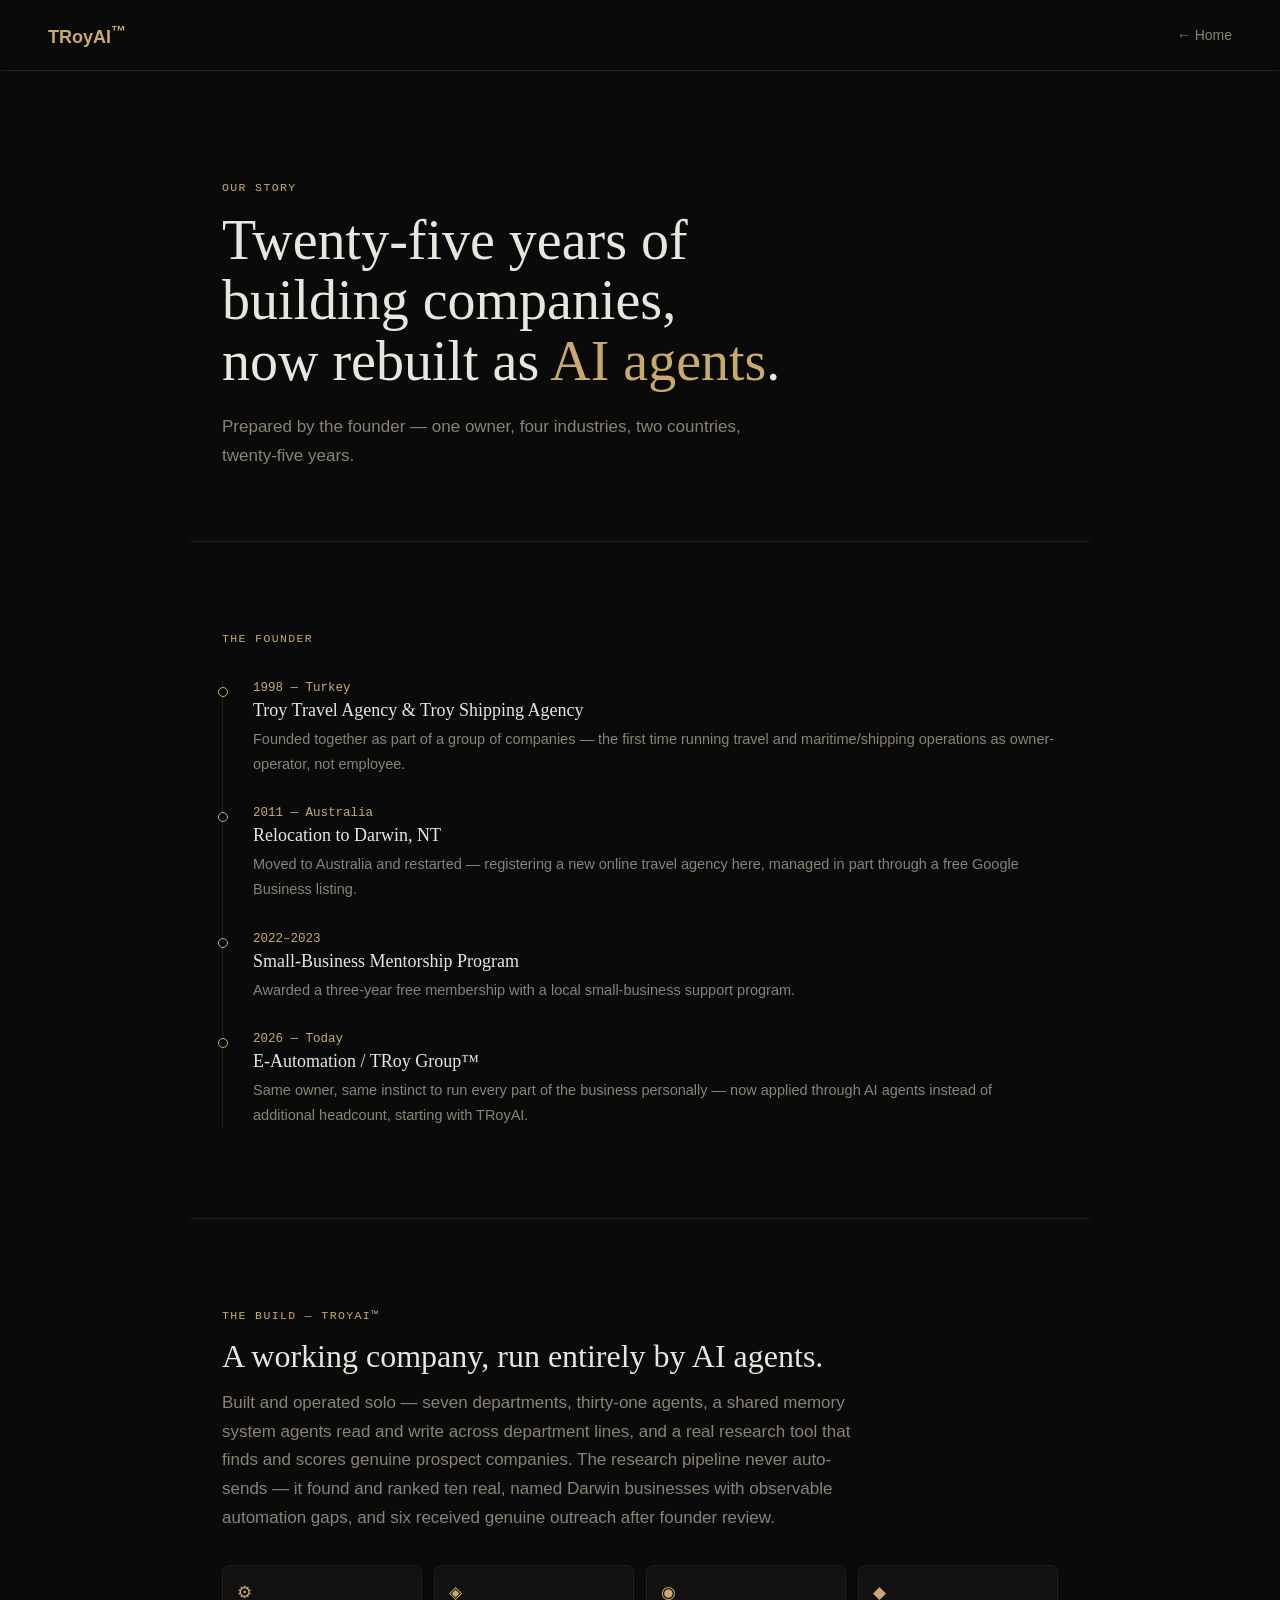
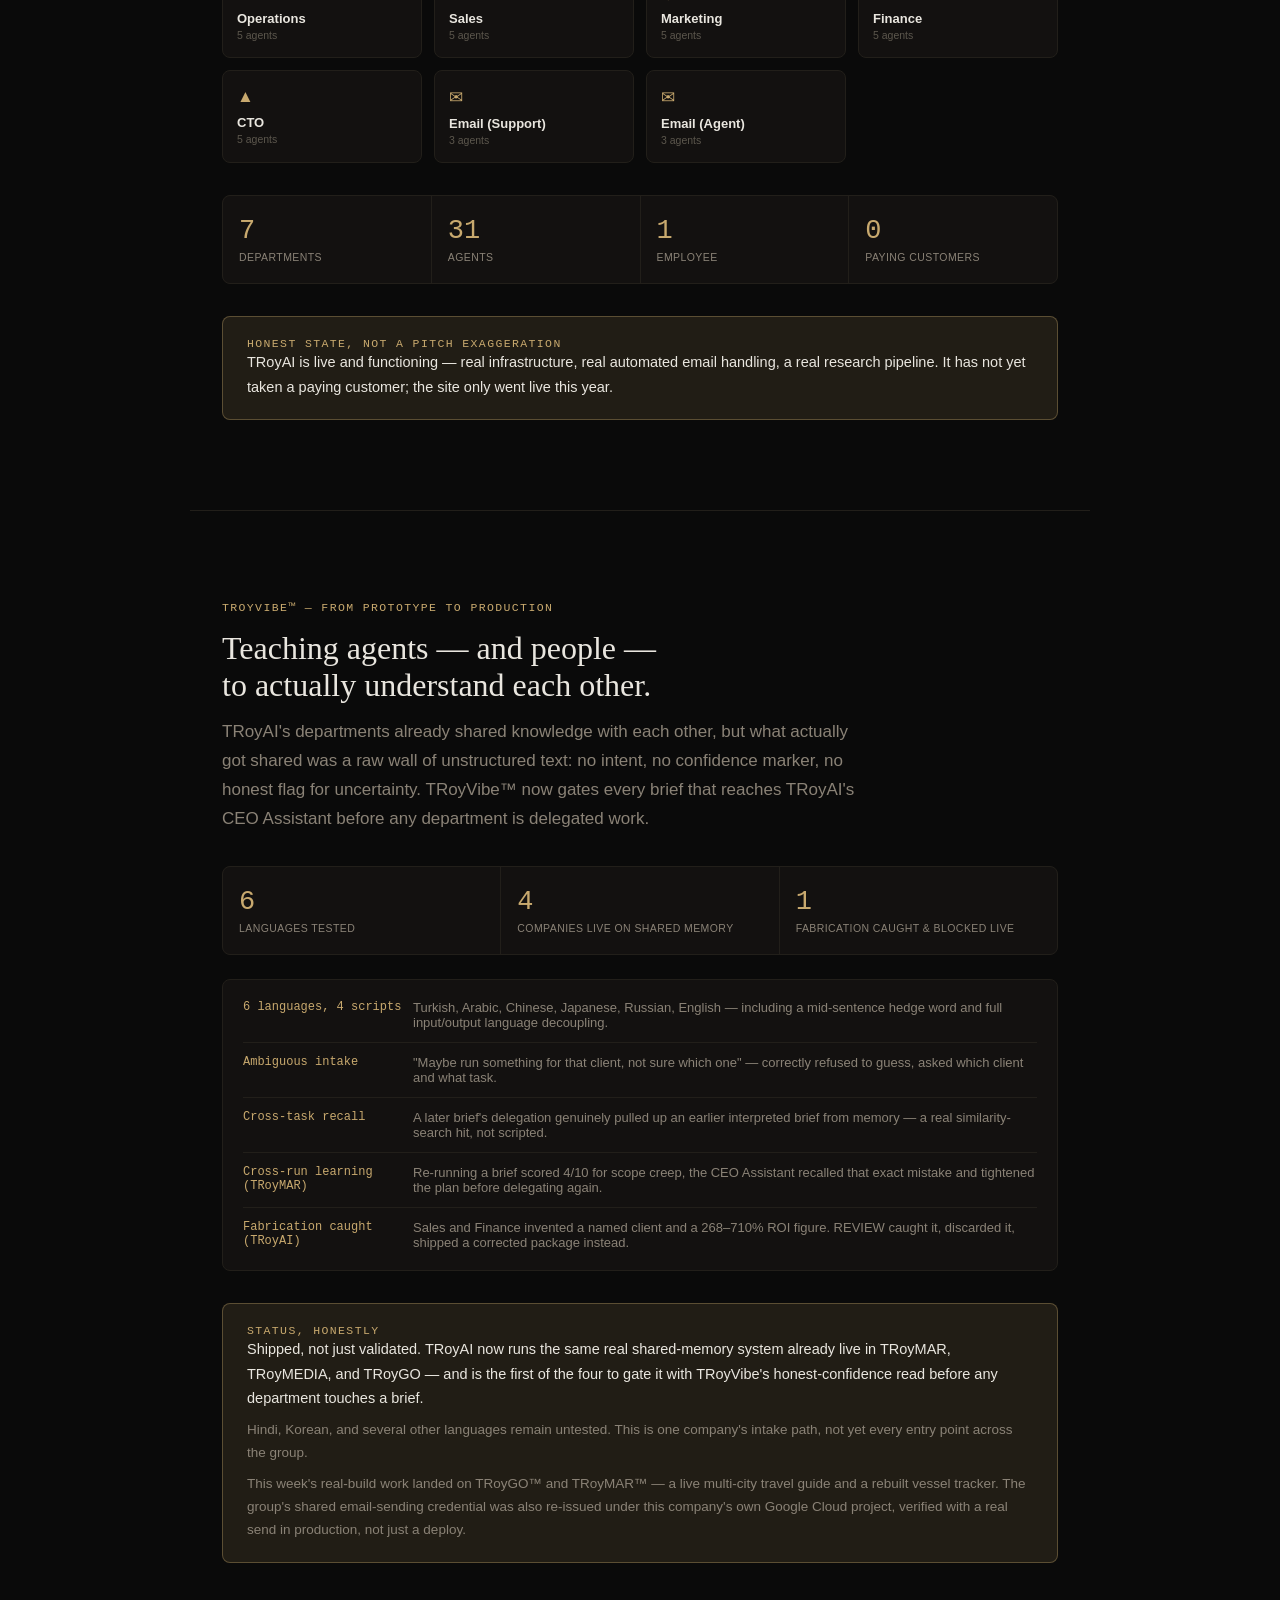
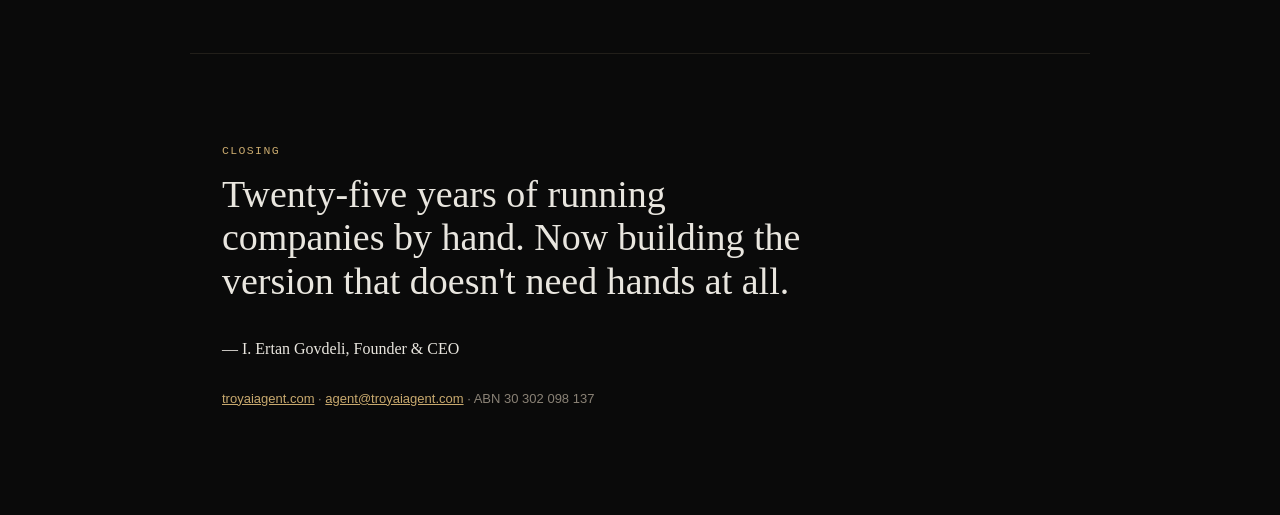
<file: site/story/index.html>
<!DOCTYPE html>
<html lang="en">
<head>
<meta charset="UTF-8" />
<meta name="viewport" content="width=device-width, initial-scale=1.0" />
<title>TRoyAI™ — Our Story</title>
<style>
  :root {
    --bg: #0a0a0a;
    --surface: #131110;
    --border: #221f1a;
    --accent: #c8a96e;
    --accent-soft: rgba(200, 169, 110, 0.12);
    --accent-line: rgba(200, 169, 110, 0.35);
    --text: #e9e6df;
    --muted: #8a8276;
    --muted-dim: #5c574d;
  }
  * { box-sizing: border-box; margin: 0; padding: 0; }
  html { scroll-behavior: smooth; }
  body { background: var(--bg); color: var(--text); font-family: "Helvetica Neue", Arial, sans-serif; -webkit-font-smoothing: antialiased; }
  h1, h2, h3 { font-family: Georgia, "Iowan Old Style", serif; font-weight: 400; text-wrap: balance; }
  .mono { font-family: ui-monospace, "SF Mono", Consolas, monospace; }
  a { color: var(--accent); }

  nav {
    display: flex; justify-content: space-between; align-items: center;
    padding: 22px 48px; border-bottom: 1px solid var(--border);
    position: sticky; top: 0; background: rgba(10,10,10,0.9); backdrop-filter: blur(8px); z-index: 10;
  }
  .nav-logo { font-size: 18px; font-weight: 700; color: var(--accent); text-decoration: none; }

  section { max-width: 900px; margin: 0 auto; padding: 90px 32px; border-bottom: 1px solid var(--border); }
  .eyebrow { font-family: ui-monospace, monospace; font-size: 11.5px; letter-spacing: 0.12em; text-transform: uppercase; color: var(--accent); margin-bottom: 16px; }
  p { line-height: 1.7; }
  .lede { font-size: 17px; color: var(--muted); max-width: 640px; }

  .hero { padding-top: 110px; padding-bottom: 70px; }
  .hero h1 { font-size: clamp(34px, 5vw, 56px); line-height: 1.08; max-width: 780px; }
  .hero h1 em { color: var(--accent); font-style: normal; }
  .hero .sub { margin-top: 22px; font-size: 17px; color: var(--muted); max-width: 560px; }

  .timeline { margin-top: 36px; border-left: 1px solid var(--border); padding-left: 30px; display: flex; flex-direction: column; gap: 30px; }
  .tl-item { position: relative; }
  .tl-item::before { content: ""; position: absolute; left: -35px; top: 6px; width: 8px; height: 8px; border-radius: 50%; background: var(--bg); border: 1.5px solid var(--accent); }
  .tl-year { font-family: ui-monospace, monospace; font-size: 12.5px; color: var(--accent); margin-bottom: 5px; }
  .tl-item h3 { font-size: 18px; margin-bottom: 6px; }
  .tl-item p { font-size: 14.5px; color: var(--muted); }

  .dept-grid { display: grid; grid-template-columns: repeat(4, 1fr); gap: 12px; margin-top: 32px; }
  .dept-card { border: 1px solid var(--border); background: var(--surface); border-radius: 8px; padding: 16px 14px; }
  .dept-card .icon { color: var(--accent); font-size: 17px; margin-bottom: 8px; display: block; }
  .dept-card .name { font-size: 13px; font-weight: 600; }
  .dept-card .n { font-size: 10.5px; color: var(--muted-dim); margin-top: 3px; }

  .stat-row { display: grid; grid-template-columns: repeat(4, 1fr); gap: 1px; background: var(--border); border: 1px solid var(--border); border-radius: 8px; overflow: hidden; margin-top: 32px; }
  .stat-cell { background: var(--surface); padding: 20px 16px; }
  .stat-cell .num { font-family: ui-monospace, monospace; font-size: 27px; color: var(--accent); }
  .stat-cell .label { font-size: 10.5px; color: var(--muted); margin-top: 5px; text-transform: uppercase; letter-spacing: 0.04em; }

  .honest-box { margin-top: 32px; border: 1px solid var(--accent-line); background: var(--accent-soft); border-radius: 8px; padding: 20px 24px; }
  .honest-box .eyebrow { margin-bottom: 8px; }
  .honest-box p { font-size: 14.5px; color: var(--text); }
  .honest-box p + p { margin-top: 8px; color: var(--muted); font-size: 13.5px; }

  .vibe-evidence { margin-top: 24px; border: 1px solid var(--border); background: var(--surface); border-radius: 8px; padding: 8px 20px; }
  .vibe-row { display: flex; gap: 10px; padding: 12px 0; border-bottom: 1px solid var(--border); flex-wrap: wrap; }
  .vibe-row:last-child { border-bottom: none; }
  .vibe-row .lang { font-family: ui-monospace, monospace; font-size: 12px; color: var(--accent); width: 160px; flex-shrink: 0; }
  .vibe-row .note { font-size: 13px; color: var(--muted); flex: 1; min-width: 200px; }

  .closing { text-align: left; border-bottom: none; }
  .closing h2 { font-size: clamp(26px, 3.6vw, 38px); line-height: 1.15; }
  .closing .sign { margin-top: 36px; font-family: Georgia, serif; font-size: 16px; }
  .closing .contact { margin-top: 28px; font-size: 13px; color: var(--muted); line-height: 2; }
  .cta { display: inline-block; margin-top: 28px; background: var(--accent); color: #000; padding: 12px 28px; border-radius: 4px; font-weight: 600; font-size: 14px; text-decoration: none; }

  .fade-in { opacity: 0; transform: translateY(14px); transition: opacity 0.6s ease, transform 0.6s ease; }
  .fade-in.shown { opacity: 1; transform: translateY(0); }
  @media (prefers-reduced-motion: reduce) { .fade-in { transition: none; opacity: 1; transform: none; } }

  @media (max-width: 700px) {
    section { padding: 56px 24px; }
    nav { padding: 16px 24px; }
    .dept-grid { grid-template-columns: repeat(2, 1fr); }
    .stat-row { grid-template-columns: repeat(2, 1fr); }
  }
</style>
</head>
<body>
  <nav>
    <a href="/" class="nav-logo">TRoyAI<sup>™</sup></a>
    <a href="/" style="color: var(--muted); font-size: 14px; text-decoration: none;">← Home</a>
  </nav>

  <section class="hero">
    <div class="eyebrow">Our Story</div>
    <h1>Twenty-five years of building companies, now rebuilt as <em>AI agents</em>.</h1>
    <p class="sub">Prepared by the founder — one owner, four industries, two countries, twenty-five years.</p>
  </section>

  <section>
    <div class="eyebrow">The founder</div>
    <div class="timeline">
      <div class="tl-item fade-in">
        <div class="tl-year">1998 — Turkey</div>
        <h3>Troy Travel Agency &amp; Troy Shipping Agency</h3>
        <p>Founded together as part of a group of companies — the first time running travel and maritime/shipping operations as owner-operator, not employee.</p>
      </div>
      <div class="tl-item fade-in">
        <div class="tl-year">2011 — Australia</div>
        <h3>Relocation to Darwin, NT</h3>
        <p>Moved to Australia and restarted — registering a new online travel agency here, managed in part through a free Google Business listing.</p>
      </div>
      <div class="tl-item fade-in">
        <div class="tl-year">2022–2023</div>
        <h3>Small-Business Mentorship Program</h3>
        <p>Awarded a three-year free membership with a local small-business support program.</p>
      </div>
      <div class="tl-item fade-in">
        <div class="tl-year">2026 — Today</div>
        <h3>E-Automation / TRoy Group™</h3>
        <p>Same owner, same instinct to run every part of the business personally — now applied through AI agents instead of additional headcount, starting with TRoyAI.</p>
      </div>
    </div>
  </section>

  <section>
    <div class="eyebrow">The build — TRoyAI™</div>
    <h2 style="font-size: clamp(24px,3.4vw,32px); margin-bottom: 14px;">A working company, run entirely by AI agents.</h2>
    <p class="lede">Built and operated solo — seven departments, thirty-one agents, a shared memory system agents read and write across department lines, and a real research tool that finds and scores genuine prospect companies. The research pipeline never auto-sends — it found and ranked ten real, named Darwin businesses with observable automation gaps, and six received genuine outreach after founder review.</p>

    <div class="dept-grid">
      <div class="dept-card fade-in"><span class="icon">⚙</span><div class="name">Operations</div><div class="n">5 agents</div></div>
      <div class="dept-card fade-in"><span class="icon">◈</span><div class="name">Sales</div><div class="n">5 agents</div></div>
      <div class="dept-card fade-in"><span class="icon">◉</span><div class="name">Marketing</div><div class="n">5 agents</div></div>
      <div class="dept-card fade-in"><span class="icon">◆</span><div class="name">Finance</div><div class="n">5 agents</div></div>
      <div class="dept-card fade-in"><span class="icon">▲</span><div class="name">CTO</div><div class="n">5 agents</div></div>
      <div class="dept-card fade-in"><span class="icon">✉</span><div class="name">Email (Support)</div><div class="n">3 agents</div></div>
      <div class="dept-card fade-in"><span class="icon">✉</span><div class="name">Email (Agent)</div><div class="n">3 agents</div></div>
    </div>

    <div class="stat-row">
      <div class="stat-cell"><div class="num">7</div><div class="label">Departments</div></div>
      <div class="stat-cell"><div class="num">31</div><div class="label">Agents</div></div>
      <div class="stat-cell"><div class="num">1</div><div class="label">Employee</div></div>
      <div class="stat-cell"><div class="num">0</div><div class="label">Paying customers</div></div>
    </div>

    <div class="honest-box fade-in">
      <div class="eyebrow" style="margin-bottom:0;">Honest state, not a pitch exaggeration</div>
      <p>TRoyAI is live and functioning — real infrastructure, real automated email handling, a real research pipeline. It has not yet taken a paying customer; the site only went live this year.</p>
    </div>
  </section>

  <section>
    <div class="eyebrow">TRoyVibe™ — from prototype to production</div>
    <h2 style="font-size: clamp(24px,3.4vw,32px); margin-bottom: 14px;">Teaching agents — and people — to actually understand each other.</h2>
    <p class="lede">TRoyAI's departments already shared knowledge with each other, but what actually got shared was a raw wall of unstructured text: no intent, no confidence marker, no honest flag for uncertainty. TRoyVibe™ now gates every brief that reaches TRoyAI's CEO Assistant before any department is delegated work.</p>

    <div class="stat-row" style="grid-template-columns: repeat(3, 1fr);">
      <div class="stat-cell"><div class="num">6</div><div class="label">Languages tested</div></div>
      <div class="stat-cell"><div class="num">4</div><div class="label">Companies live on shared memory</div></div>
      <div class="stat-cell"><div class="num">1</div><div class="label">Fabrication caught &amp; blocked live</div></div>
    </div>

    <div class="vibe-evidence fade-in">
      <div class="vibe-row"><span class="lang mono">6 languages, 4 scripts</span><span class="note">Turkish, Arabic, Chinese, Japanese, Russian, English — including a mid-sentence hedge word and full input/output language decoupling.</span></div>
      <div class="vibe-row"><span class="lang mono">Ambiguous intake</span><span class="note">"Maybe run something for that client, not sure which one" — correctly refused to guess, asked which client and what task.</span></div>
      <div class="vibe-row"><span class="lang mono">Cross-task recall</span><span class="note">A later brief's delegation genuinely pulled up an earlier interpreted brief from memory — a real similarity-search hit, not scripted.</span></div>
      <div class="vibe-row"><span class="lang mono">Cross-run learning (TRoyMAR)</span><span class="note">Re-running a brief scored 4/10 for scope creep, the CEO Assistant recalled that exact mistake and tightened the plan before delegating again.</span></div>
      <div class="vibe-row"><span class="lang mono">Fabrication caught (TRoyAI)</span><span class="note">Sales and Finance invented a named client and a 268–710% ROI figure. REVIEW caught it, discarded it, shipped a corrected package instead.</span></div>
    </div>

    <div class="honest-box fade-in">
      <div class="eyebrow" style="margin-bottom:0;">Status, honestly</div>
      <p>Shipped, not just validated. TRoyAI now runs the same real shared-memory system already live in TRoyMAR, TRoyMEDIA, and TRoyGO — and is the first of the four to gate it with TRoyVibe's honest-confidence read before any department touches a brief.</p>
      <p>Hindi, Korean, and several other languages remain untested. This is one company's intake path, not yet every entry point across the group.</p>
      <p>This week's real-build work landed on TRoyGO™ and TRoyMAR™ — a live multi-city travel guide and a rebuilt vessel tracker. The group's shared email-sending credential was also re-issued under this company's own Google Cloud project, verified with a real send in production, not just a deploy.</p>
    </div>
  </section>

  <section class="closing">
    <div class="eyebrow">Closing</div>
    <h2>Twenty-five years of running companies by hand. Now building the version that doesn't need hands at all.</h2>
    <div class="sign">— I. Ertan Govdeli, Founder &amp; CEO</div>
    <div class="contact"><a href="https://troyaiagent.com" target="_blank" rel="noopener noreferrer">troyaiagent.com</a> · <a href="mailto:agent@troyaiagent.com">agent@troyaiagent.com</a> · ABN 30 302 098 137</div>
  </section>

  <script>
    var els = document.querySelectorAll('.fade-in');
    var io = new IntersectionObserver(function (entries) {
      entries.forEach(function (e) { if (e.isIntersecting) e.target.classList.add('shown'); });
    }, { threshold: 0.15 });
    els.forEach(function (el) { io.observe(el); });
  </script>
</body>
</html>
</file>
